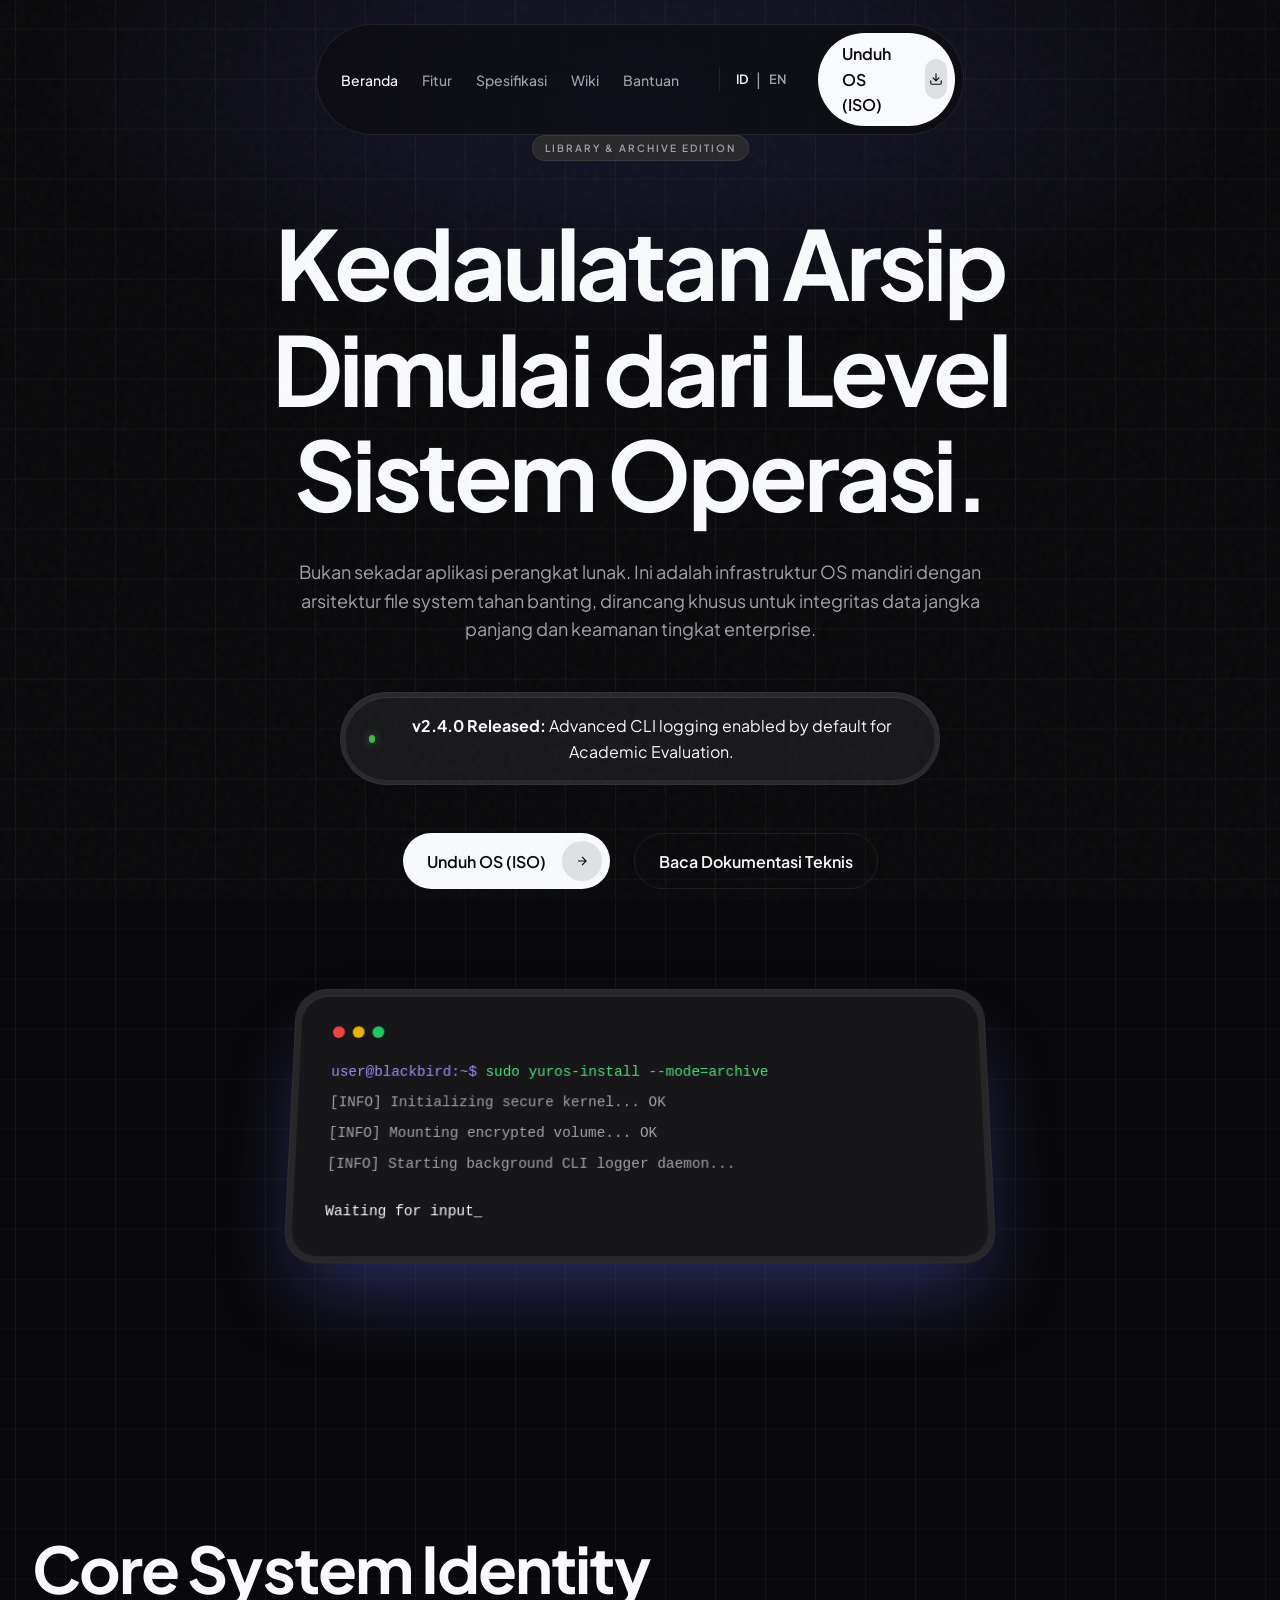
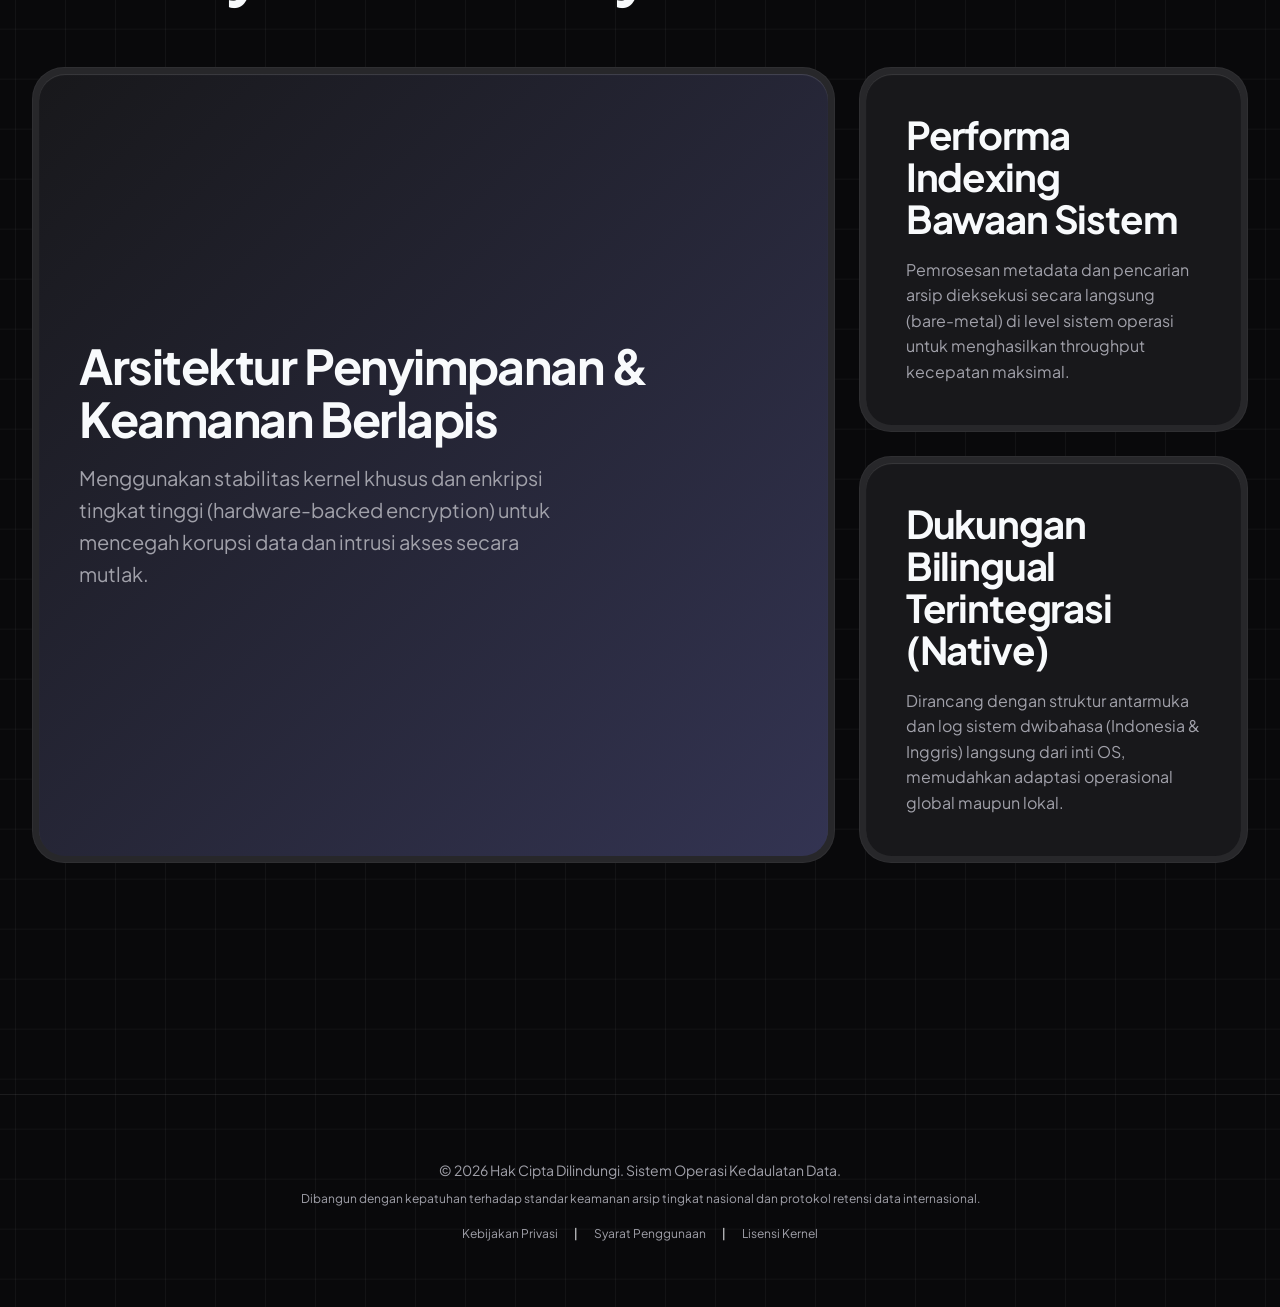
<file: index.html>
<!DOCTYPE html>
<html lang="id">
<head>
  <meta charset="UTF-8">
  <meta name="viewport" content="width=device-width, initial-scale=1.0">
  <title>Yuros Blackbird Project | Home</title>
  <link rel="stylesheet" href="assets/css/style.css">
  <link rel="stylesheet" href="assets/css/home.css">
</head>
<body>
  
  <!-- Navigation Island -->
  <nav class="nav-island">
    <div class="hamburger">
      <span></span><span></span><span></span>
    </div>
    <ul class="nav-links">
      <li><a href="index.html" class="active">Beranda</a></li>
      <li><a href="features.html">Fitur</a></li>
      <li><a href="specs.html">Spesifikasi</a></li>
      <li><a href="docs.html">Wiki</a></li>
      <li><a href="support.html">Bantuan</a></li>
      <li class="lang-switcher">
        <button class="lang-btn active" data-set-lang="id">ID</button>
        <span style="color: var(--text-muted);">|</span>
        <button class="lang-btn" data-set-lang="en">EN</button>
      </li>
    </ul>
    <a href="download.html" class="btn-nested">
      <span class="btn-text" data-i18n="nav-download">Unduh OS (ISO)</span>
      <div class="btn-icon-wrapper">
        <svg width="14" height="14" viewBox="0 0 24 24" fill="none" stroke="currentColor" stroke-width="2" stroke-linecap="round" stroke-linejoin="round">
          <path d="M21 15v4a2 2 0 0 1-2 2H5a2 2 0 0 1-2-2v-4"></path>
          <polyline points="7 10 12 15 17 10"></polyline>
          <line x1="12" y1="15" x2="12" y2="3"></line>
        </svg>
      </div>
    </a>
  </nav>

  <!-- Mobile Overlay -->
  <div class="mobile-nav-overlay">
    <ul class="nav-links">
      <li><a href="index.html">Beranda</a></li>
      <li><a href="features.html">Fitur & Antarmuka</a></li>
      <li><a href="specs.html">Spesifikasi Teknis</a></li>
      <li><a href="docs.html">Dokumentasi</a></li>
      <li><a href="support.html">Komunitas & Bantuan</a></li>
      <li class="lang-switcher-mobile mt-4" style="display:flex; gap: 1rem; align-items:center;">
        <button class="lang-btn active" data-set-lang="id">ID (Bahasa Indonesia)</button>
        <button class="lang-btn" data-set-lang="en">EN (English)</button>
      </li>
    </ul>
  </div>

  <!-- Hero Section -->
  <header class="hero section-spacing container">
    <div class="hero-content fade-up">
      <span class="eyebrow" data-i18n="hero-eyebrow">Library & Archive Edition</span>
      <h1 class="text-massive" data-i18n="hero-title">Kedaulatan Arsip Dimulai dari Level Sistem Operasi.</h1>
      <p class="hero-tagline" data-i18n="hero-subtitle">
        Bukan sekadar aplikasi perangkat lunak. Ini adalah infrastruktur OS mandiri dengan arsitektur file system tahan banting, dirancang khusus untuk integritas data jangka panjang dan keamanan tingkat enterprise.
      </p>
      
      <!-- Notification Bar -->
      <div class="notification-bar doppel-shell fade-up delay-100">
        <div class="doppel-core notification-core">
          <span class="pulse-dot"></span>
          <p><strong data-i18n="hero-alert-bold">v2.4.0 Released:</strong> <span data-i18n="hero-alert-text">Advanced CLI logging enabled by default for Academic Evaluation.</span></p>
        </div>
      </div>

      <div class="hero-actions fade-up delay-200">
        <a href="download.html" class="btn-nested">
          <span class="btn-text" data-i18n="hero-btn-primary">Unduh OS (ISO)</span>
          <div class="btn-icon-wrapper">
            <svg width="14" height="14" viewBox="0 0 24 24" fill="none" stroke="currentColor" stroke-width="2"><path d="M5 12h14M12 5l7 7-7 7"/></svg>
          </div>
        </a>
        <a href="docs.html" class="btn-secondary" data-i18n="hero-btn-secondary">Baca Dokumentasi Teknis</a>
      </div>

      <!-- Abstract Visual Element -->
      <div class="hero-visual fade-up delay-300">
        <div class="terminal-mockup doppel-shell">
          <div class="doppel-core terminal-core">
            <div class="terminal-dots">
              <div class="dot red"></div>
              <div class="dot yellow"></div>
              <div class="dot green"></div>
            </div>
            <p><span class="prompt">user@blackbird:~$</span> sudo yuros-install --mode=archive</p>
            <p class="muted-log">[INFO] Initializing secure kernel... OK</p>
            <p class="muted-log">[INFO] Mounting encrypted volume... OK</p>
            <p class="muted-log">[INFO] Starting background CLI logger daemon...</p>
            <p class="typing-animation">Waiting for input<span class="cursor">_</span></p>
          </div>
        </div>
      </div>
    </div>
  </header>

  <!-- Core Features Bento Grid -->
  <section class="container section-spacing">
    <h2 class="text-h2 fade-up" data-i18n="features-heading">Core System Identity</h2>
    <div class="bento-grid fade-up delay-100">
      
      <!-- Card 1 -->
      <div class="doppel-shell bento-large">
        <div class="doppel-core">
          <h3 class="text-h3" data-i18n="pilar-1-title">Arsitektur Penyimpanan & Keamanan Berlapis</h3>
          <p data-i18n="pilar-1-desc">Menggunakan stabilitas kernel khusus dan enkripsi tingkat tinggi (hardware-backed encryption) untuk mencegah korupsi data dan intrusi akses secara mutlak.</p>
        </div>
      </div>

      <!-- Card 2 -->
      <div class="doppel-shell bento-small">
        <div class="doppel-core">
          <h3 class="text-h3" data-i18n="pilar-2-title">Performa Indexing Bawaan Sistem</h3>
          <p data-i18n="pilar-2-desc">Pemrosesan metadata dan pencarian arsip dieksekusi secara langsung (bare-metal) di level sistem operasi untuk menghasilkan throughput kecepatan maksimal.</p>
        </div>
      </div>

      <!-- Card 3 -->
      <div class="doppel-shell bento-wide">
        <div class="doppel-core">
          <h3 class="text-h3" data-i18n="pilar-3-title">Dukungan Bilingual Terintegrasi (Native)</h3>
          <p data-i18n="pilar-3-desc">Dirancang dengan struktur antarmuka dan log sistem dwibahasa (Indonesia & Inggris) langsung dari inti OS, memudahkan adaptasi operasional global maupun lokal.</p>
        </div>
      </div>

    </div>
  </section>

  <!-- Global Footer -->
  <footer class="global-footer">
    <div class="footer-content">
      <p data-i18n="footer-copyright">&copy; 2026 Hak Cipta Dilindungi. Sistem Operasi Kedaulatan Data.</p>
      <p data-i18n="footer-compliance" style="margin-top: 0.5rem; font-size: 0.75rem;">Dibangun dengan kepatuhan terhadap standar keamanan arsip tingkat nasional dan protokol retensi data internasional.</p>
      <div style="margin-top: 1rem; display: flex; justify-content: center; gap: 1rem; font-size: 0.75rem;">
        <a href="#" style="color: var(--text-muted); text-decoration: none;" data-i18n="footer-link-1">Kebijakan Privasi</a> |
        <a href="#" style="color: var(--text-muted); text-decoration: none;" data-i18n="footer-link-2">Syarat Penggunaan</a> |
        <a href="#" style="color: var(--text-muted); text-decoration: none;" data-i18n="footer-link-3">Lisensi Kernel</a>
      </div>
    </div>
  </footer>

  <script src="assets/js/main.js"></script>
</body>
</html>
</file>
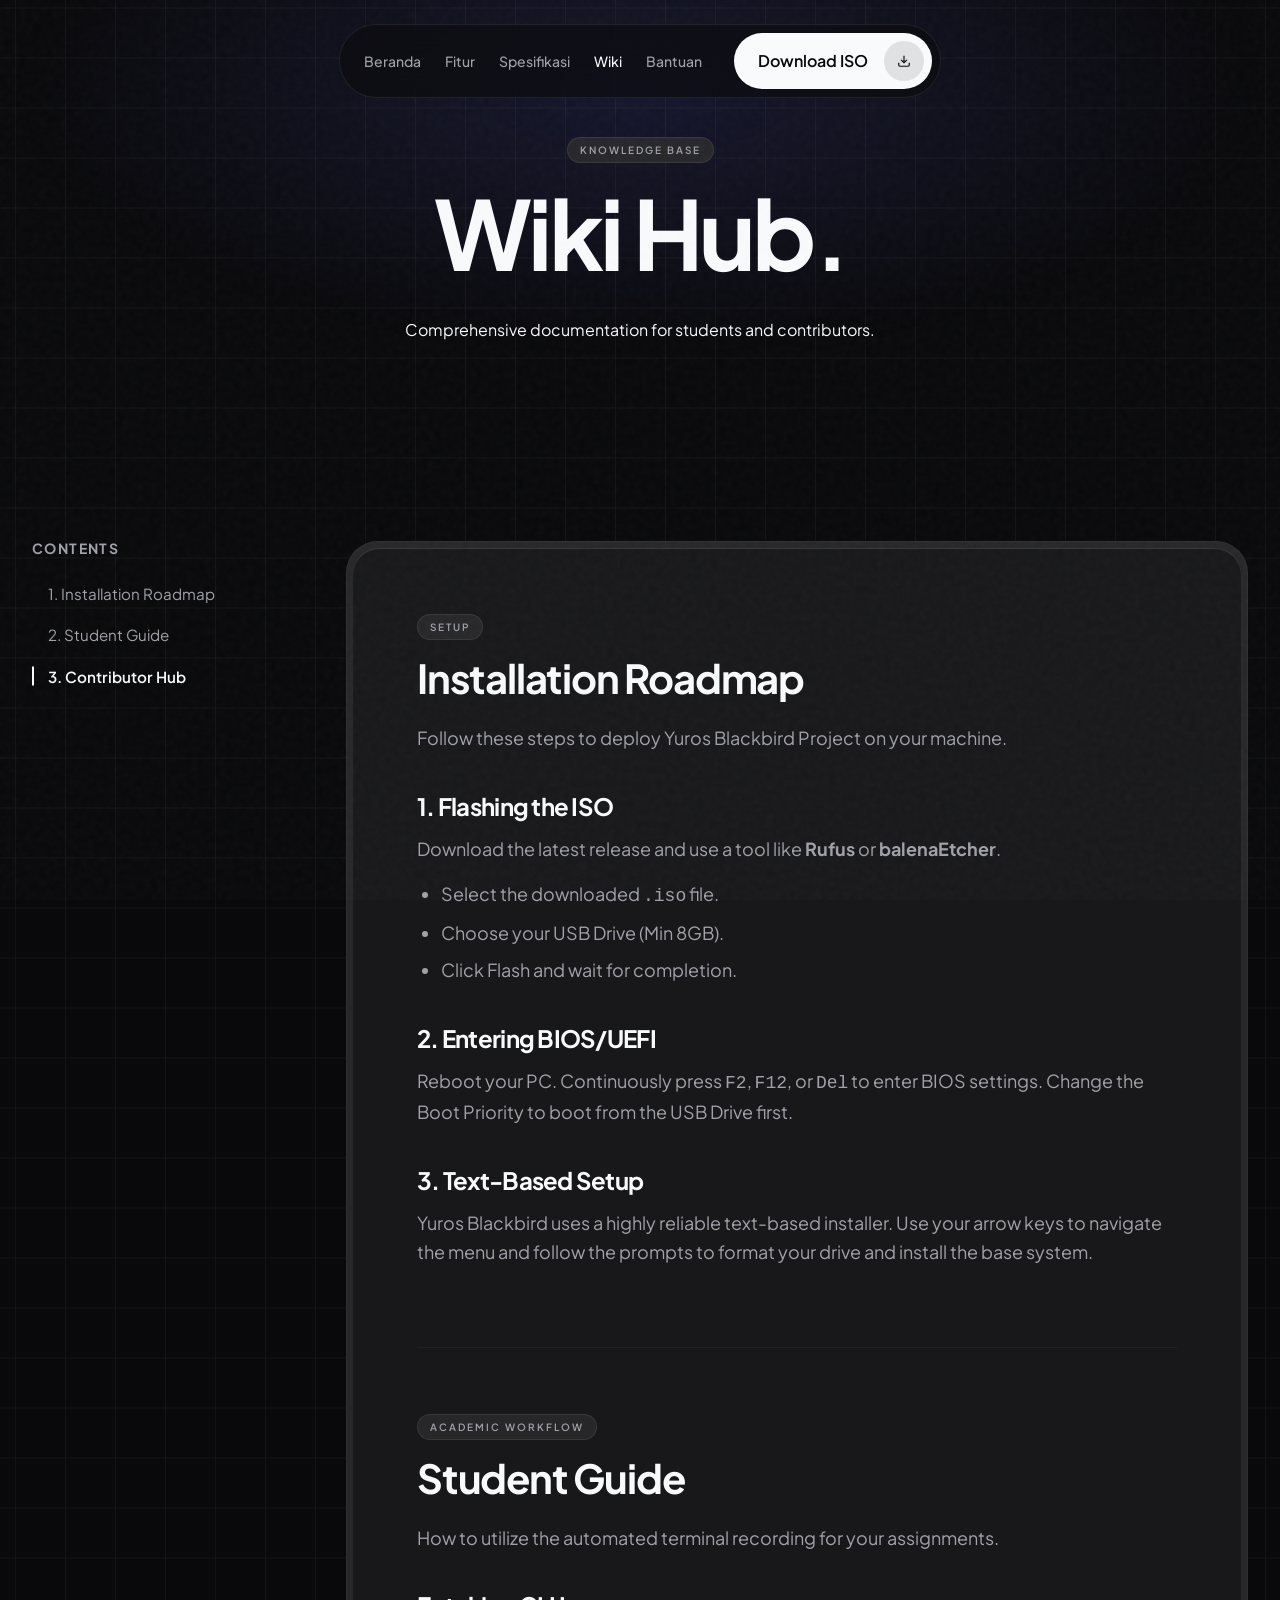
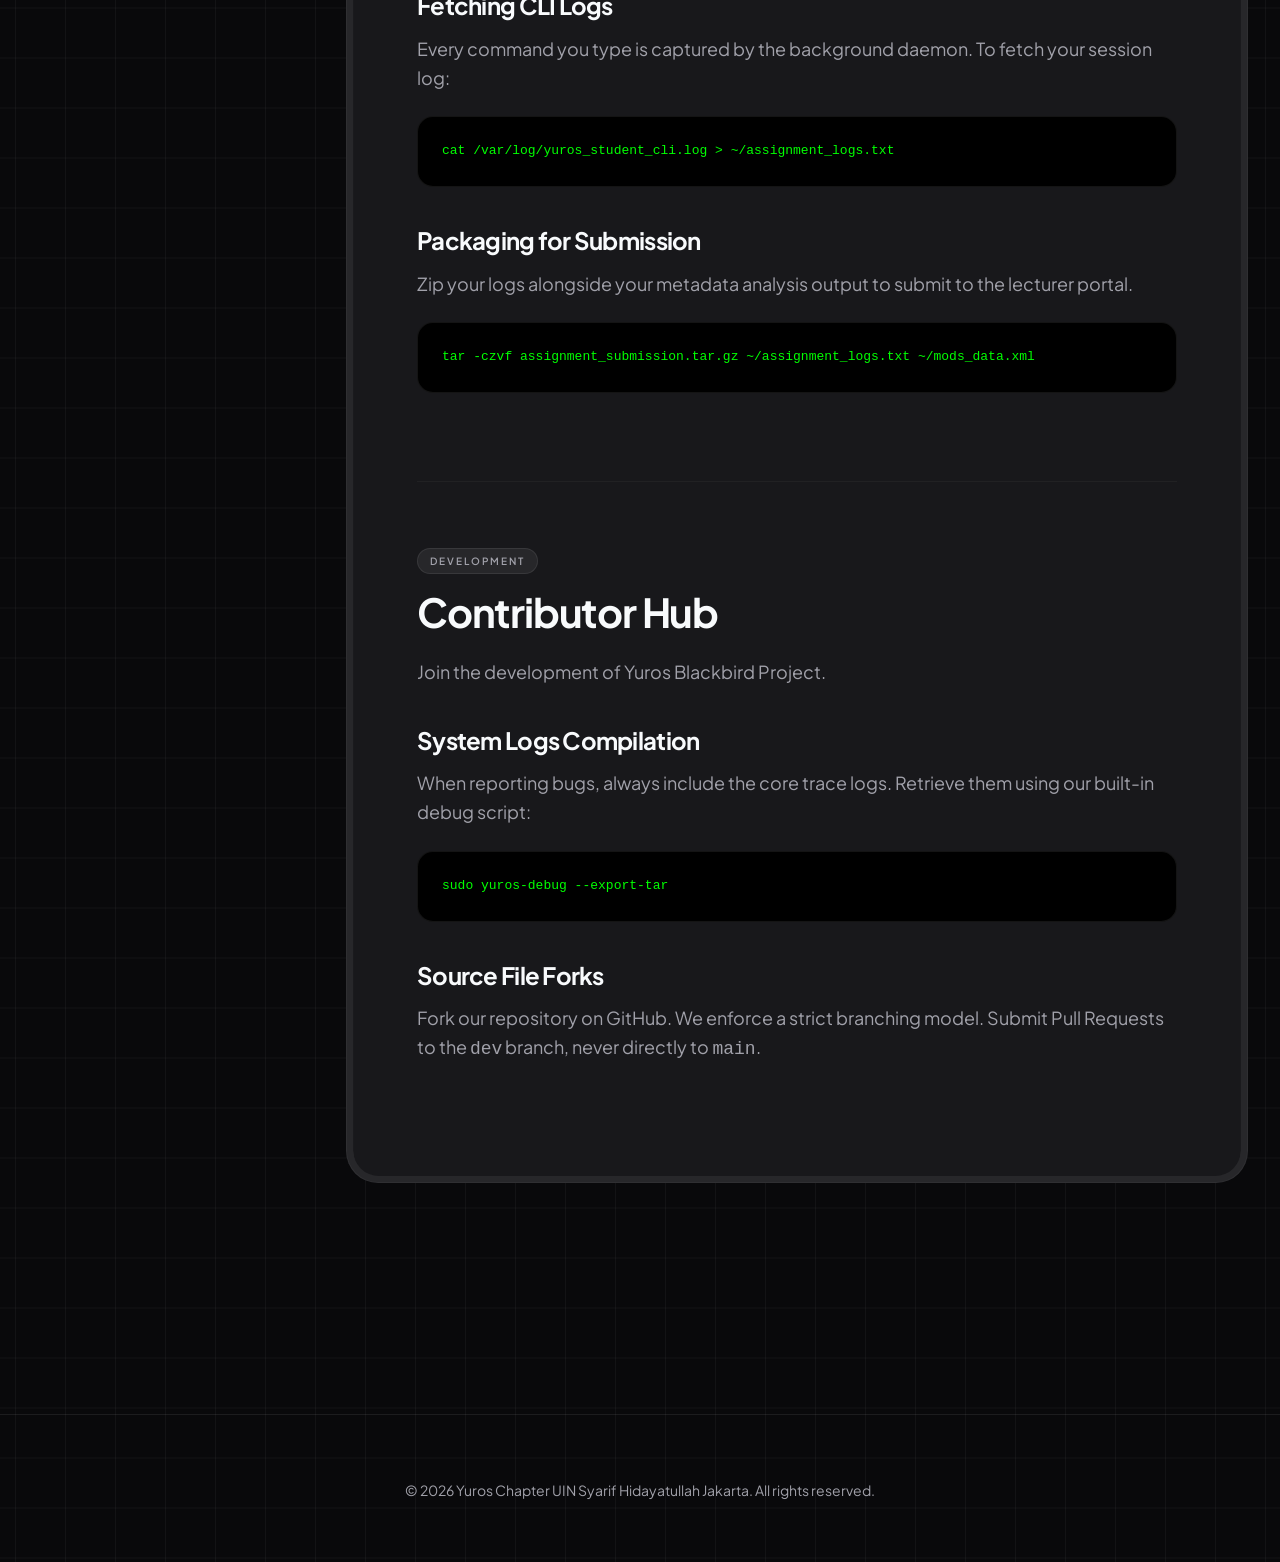
<file: docs.html>
<!DOCTYPE html>
<html lang="en">
<head>
  <meta charset="UTF-8">
  <meta name="viewport" content="width=device-width, initial-scale=1.0">
  <title>Dokumentasi | Yuros Blackbird Project</title>
  <link rel="stylesheet" href="assets/css/style.css">
  <link rel="stylesheet" href="assets/css/docs.css">
</head>
<body>
  
  <nav class="nav-island">
    <div class="hamburger">
      <span></span><span></span><span></span>
    </div>
    <ul class="nav-links">
      <li><a href="index.html">Beranda</a></li>
      <li><a href="features.html">Fitur</a></li>
      <li><a href="specs.html">Spesifikasi</a></li>
      <li><a href="docs.html" class="active">Wiki</a></li>
      <li><a href="support.html">Bantuan</a></li>
    </ul>
    <a href="download.html" class="btn-nested">
      <span class="btn-text">Download ISO</span>
      <div class="btn-icon-wrapper">
        <svg width="14" height="14" viewBox="0 0 24 24" fill="none" stroke="currentColor" stroke-width="2"><path d="M21 15v4a2 2 0 0 1-2 2H5a2 2 0 0 1-2-2v-4"></path><polyline points="7 10 12 15 17 10"></polyline><line x1="12" y1="15" x2="12" y2="3"></line></svg>
      </div>
    </a>
  </nav>

  <div class="mobile-nav-overlay">
    <ul class="nav-links">
      <li><a href="index.html">Beranda</a></li>
      <li><a href="features.html">Fitur & Antarmuka</a></li>
      <li><a href="specs.html">Spesifikasi Teknis</a></li>
      <li><a href="docs.html">Dokumentasi</a></li>
      <li><a href="support.html">Komunitas & Bantuan</a></li>
    </ul>
  </div>

  <header class="container section-spacing text-center pb-0">
    <div class="fade-up">
      <span class="eyebrow">Knowledge Base</span>
      <h1 class="text-massive">Wiki Hub.</h1>
      <p class="hero-tagline" style="margin: 2rem auto 0 auto;">Comprehensive documentation for students and contributors.</p>
    </div>
  </header>

  <section class="container section-spacing wiki-layout fade-up delay-100">
    
    <!-- Sidebar Navigation -->
    <aside class="wiki-sidebar">
      <div class="sidebar-sticky">
        <h4 class="sidebar-title">Contents</h4>
        <ul class="sidebar-nav">
          <li><a href="#install" class="sidebar-link active">1. Installation Roadmap</a></li>
          <li><a href="#student" class="sidebar-link">2. Student Guide</a></li>
          <li><a href="#contributor" class="sidebar-link">3. Contributor Hub</a></li>
        </ul>
      </div>
    </aside>

    <!-- Main Content Area -->
    <main class="wiki-content doppel-shell">
      <div class="doppel-core content-core">
        
        <!-- Section: Installation Roadmap -->
        <article id="install" class="wiki-section">
          <span class="eyebrow">Setup</span>
          <h2>Installation Roadmap</h2>
          <p>Follow these steps to deploy Yuros Blackbird Project on your machine.</p>
          
          <h3>1. Flashing the ISO</h3>
          <p>Download the latest release and use a tool like <strong>Rufus</strong> or <strong>balenaEtcher</strong>.</p>
          <ul class="wiki-list">
            <li>Select the downloaded <code>.iso</code> file.</li>
            <li>Choose your USB Drive (Min 8GB).</li>
            <li>Click Flash and wait for completion.</li>
          </ul>

          <h3>2. Entering BIOS/UEFI</h3>
          <p>Reboot your PC. Continuously press <code>F2</code>, <code>F12</code>, or <code>Del</code> to enter BIOS settings. Change the Boot Priority to boot from the USB Drive first.</p>

          <h3>3. Text-Based Setup</h3>
          <p>Yuros Blackbird uses a highly reliable text-based installer. Use your arrow keys to navigate the menu and follow the prompts to format your drive and install the base system.</p>
        </article>

        <hr class="wiki-divider">

        <!-- Section: Student Guide -->
        <article id="student" class="wiki-section">
          <span class="eyebrow">Academic Workflow</span>
          <h2>Student Guide</h2>
          <p>How to utilize the automated terminal recording for your assignments.</p>

          <h3>Fetching CLI Logs</h3>
          <p>Every command you type is captured by the background daemon. To fetch your session log:</p>
          <div class="code-block">
            <code>cat /var/log/yuros_student_cli.log > ~/assignment_logs.txt</code>
          </div>

          <h3>Packaging for Submission</h3>
          <p>Zip your logs alongside your metadata analysis output to submit to the lecturer portal.</p>
          <div class="code-block">
            <code>tar -czvf assignment_submission.tar.gz ~/assignment_logs.txt ~/mods_data.xml</code>
          </div>
        </article>

        <hr class="wiki-divider">

        <!-- Section: Contributor Hub -->
        <article id="contributor" class="wiki-section">
          <span class="eyebrow">Development</span>
          <h2>Contributor Hub</h2>
          <p>Join the development of Yuros Blackbird Project.</p>

          <h3>System Logs Compilation</h3>
          <p>When reporting bugs, always include the core trace logs. Retrieve them using our built-in debug script:</p>
          <div class="code-block">
            <code>sudo yuros-debug --export-tar</code>
          </div>

          <h3>Source File Forks</h3>
          <p>Fork our repository on GitHub. We enforce a strict branching model. Submit Pull Requests to the <code>dev</code> branch, never directly to <code>main</code>.</p>
        </article>

      </div>
    </main>

  </section>

  <footer class="global-footer">
    <div class="footer-content">
      <p>&copy; 2026 Yuros Chapter UIN Syarif Hidayatullah Jakarta. All rights reserved.</p>
    </div>
  </footer>

  <script src="assets/js/main.js"></script>
  <script src="assets/js/docs.js"></script>
</body>
</html>
</file>
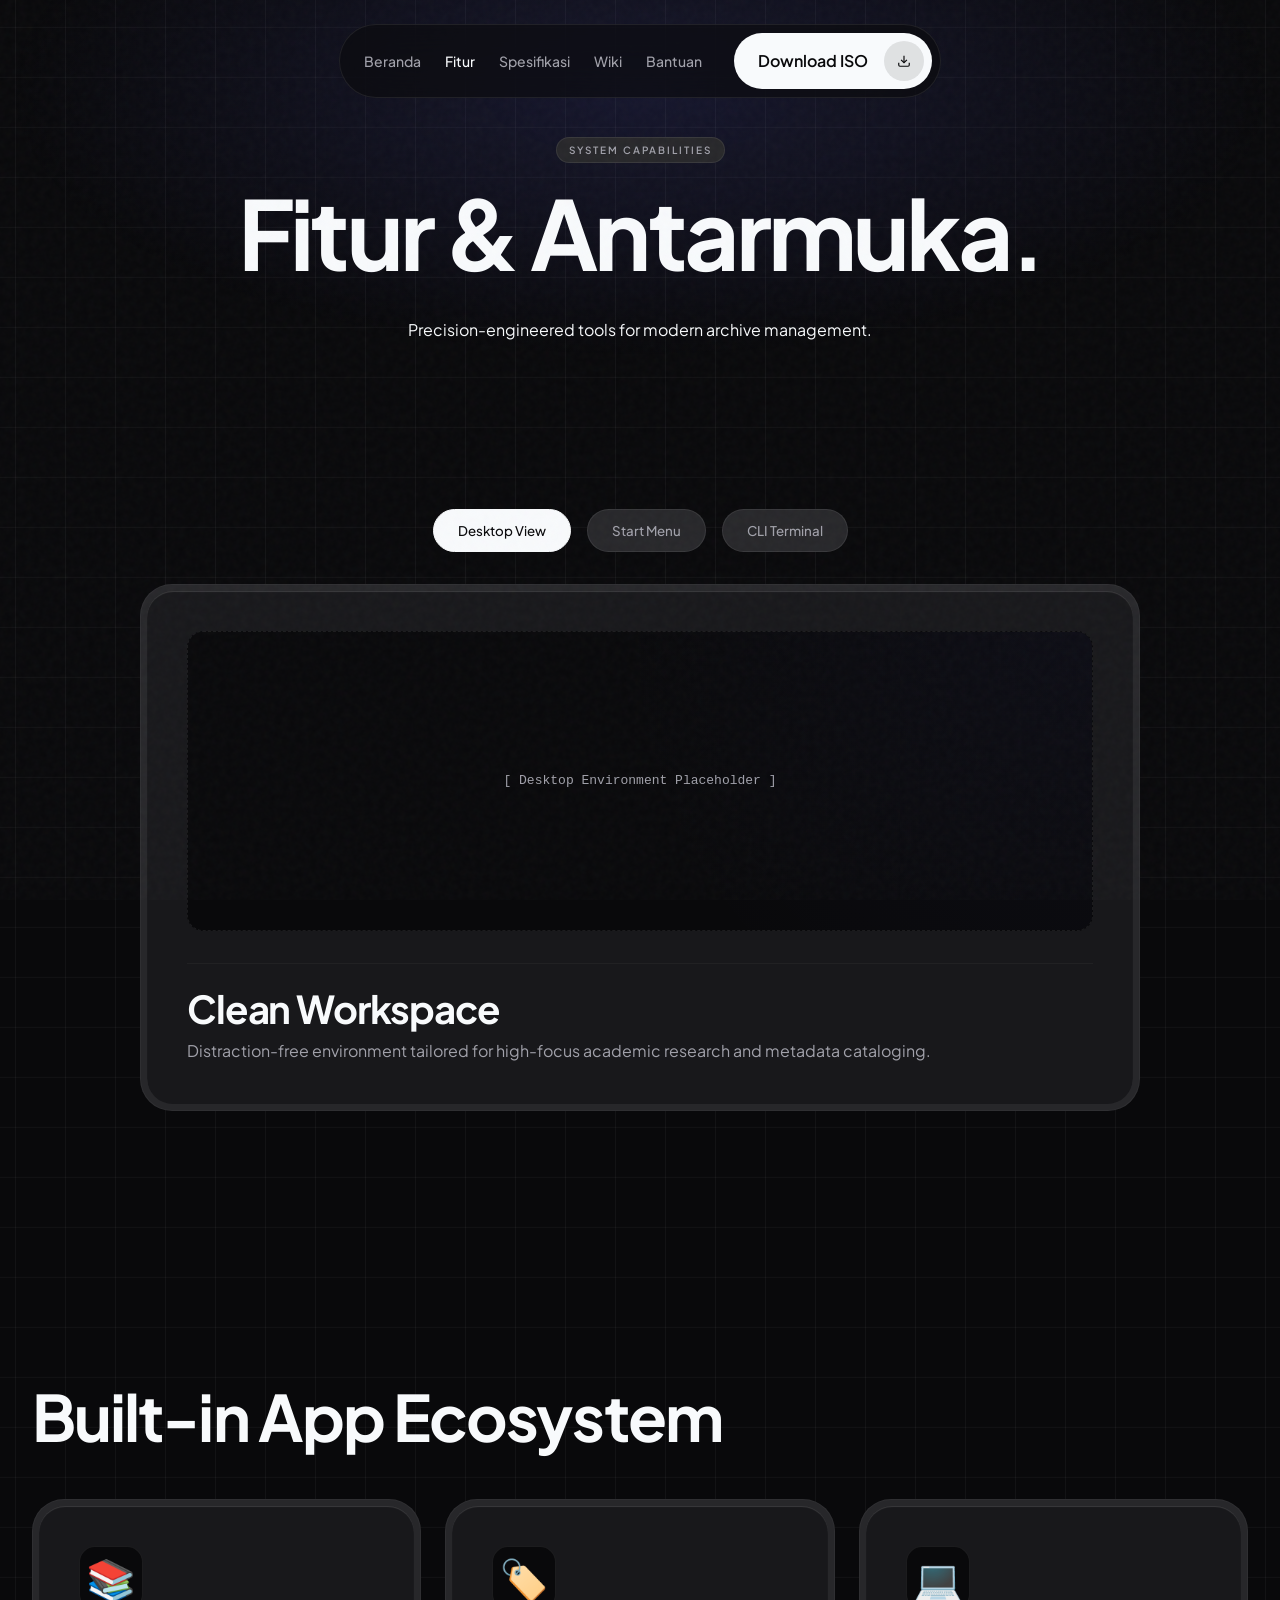
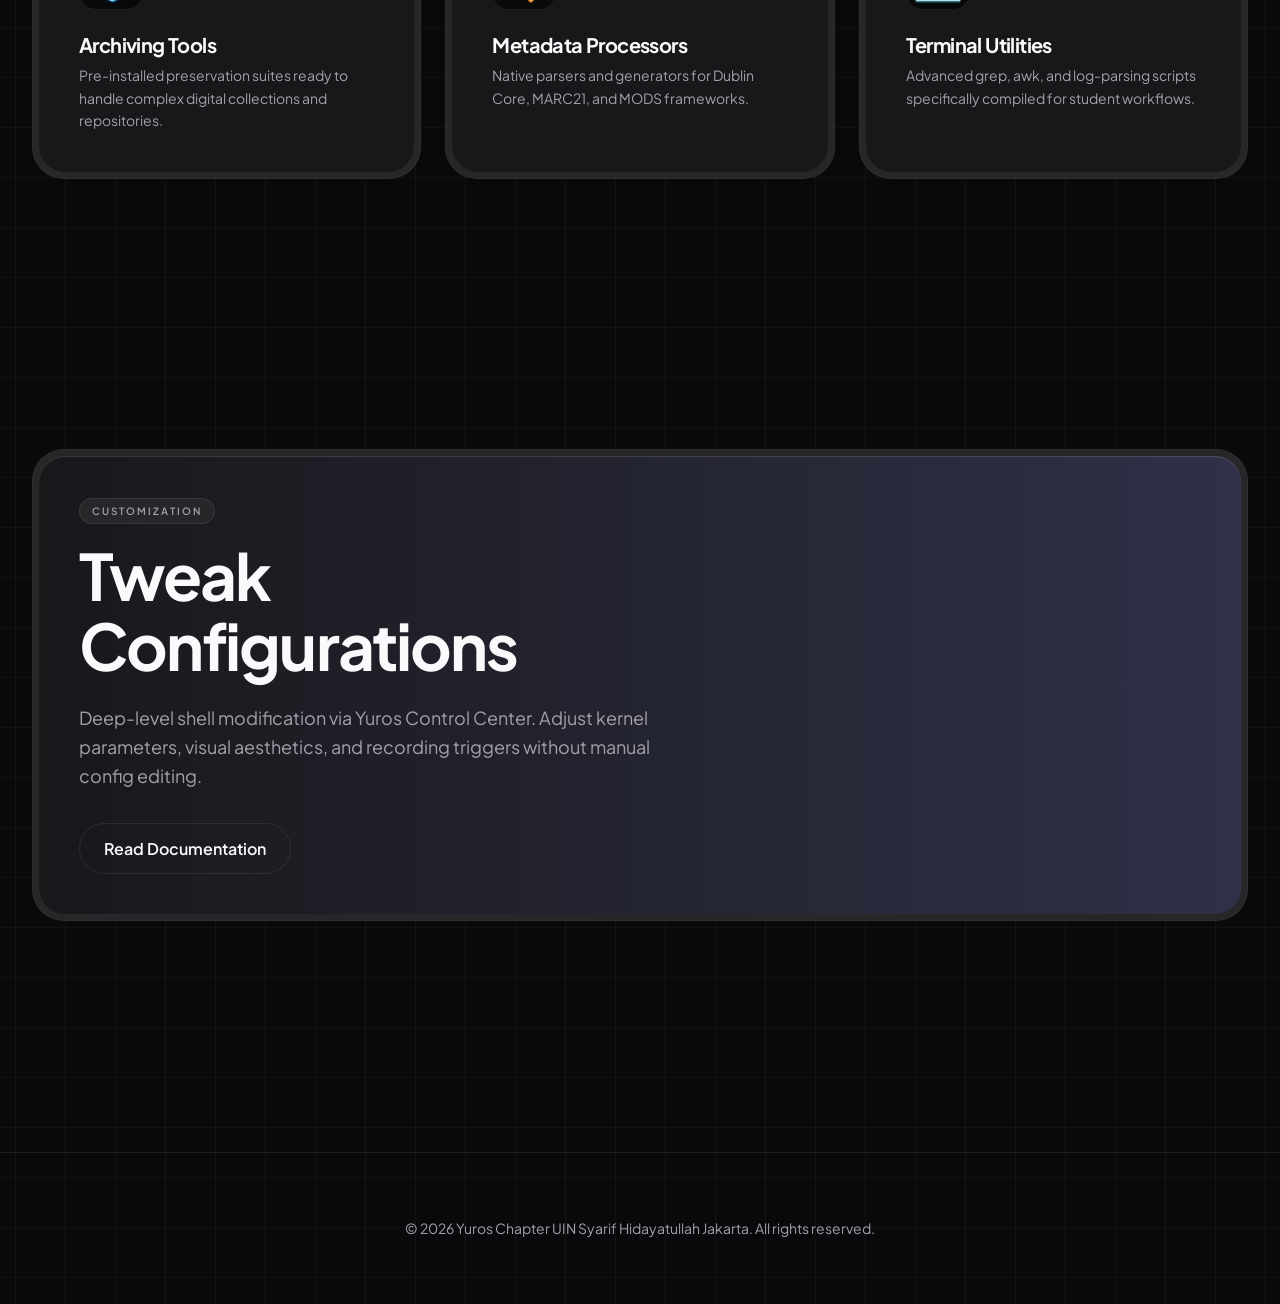
<file: features.html>
<!DOCTYPE html>
<html lang="en">
<head>
  <meta charset="UTF-8">
  <meta name="viewport" content="width=device-width, initial-scale=1.0">
  <title>Fitur & Antarmuka | Yuros Blackbird Project</title>
  <link rel="stylesheet" href="assets/css/style.css">
  <link rel="stylesheet" href="assets/css/features.css">
</head>
<body>
  
  <nav class="nav-island">
    <div class="hamburger">
      <span></span><span></span><span></span>
    </div>
    <ul class="nav-links">
      <li><a href="index.html">Beranda</a></li>
      <li><a href="features.html" class="active">Fitur</a></li>
      <li><a href="specs.html">Spesifikasi</a></li>
      <li><a href="docs.html">Wiki</a></li>
      <li><a href="support.html">Bantuan</a></li>
    </ul>
    <a href="download.html" class="btn-nested">
      <span class="btn-text">Download ISO</span>
      <div class="btn-icon-wrapper">
        <svg width="14" height="14" viewBox="0 0 24 24" fill="none" stroke="currentColor" stroke-width="2"><path d="M21 15v4a2 2 0 0 1-2 2H5a2 2 0 0 1-2-2v-4"></path><polyline points="7 10 12 15 17 10"></polyline><line x1="12" y1="15" x2="12" y2="3"></line></svg>
      </div>
    </a>
  </nav>

  <div class="mobile-nav-overlay">
    <ul class="nav-links">
      <li><a href="index.html">Beranda</a></li>
      <li><a href="features.html">Fitur & Antarmuka</a></li>
      <li><a href="specs.html">Spesifikasi Teknis</a></li>
      <li><a href="docs.html">Dokumentasi</a></li>
      <li><a href="support.html">Komunitas & Bantuan</a></li>
    </ul>
  </div>

  <header class="container section-spacing">
    <div class="text-center fade-up">
      <span class="eyebrow">System Capabilities</span>
      <h1 class="text-massive">Fitur & Antarmuka.</h1>
      <p class="hero-tagline" style="margin: 2rem auto;">Precision-engineered tools for modern archive management.</p>
    </div>
  </header>

  <!-- Active Preview Gallery -->
  <section class="container section-spacing pt-0">
    <div class="gallery-wrapper fade-up delay-100">
      
      <div class="gallery-controls">
        <button class="gallery-tab active" data-target="desktop">Desktop View</button>
        <button class="gallery-tab" data-target="startmenu">Start Menu</button>
        <button class="gallery-tab" data-target="terminal">CLI Terminal</button>
      </div>

      <div class="doppel-shell gallery-display">
        <div class="doppel-core">
          
          <div class="gallery-panel active" id="desktop">
            <div class="placeholder-img">
              <span>[ Desktop Environment Placeholder ]</span>
            </div>
            <div class="panel-desc">
              <h3 class="text-h3">Clean Workspace</h3>
              <p>Distraction-free environment tailored for high-focus academic research and metadata cataloging.</p>
            </div>
          </div>

          <div class="gallery-panel" id="startmenu">
            <div class="placeholder-img">
              <span>[ Start Menu Placeholder ]</span>
            </div>
            <div class="panel-desc">
              <h3 class="text-h3">Categorized Navigation</h3>
              <p>Applications logically grouped by library sciences disciplines (Cataloging, Preservation, Analysis).</p>
            </div>
          </div>

          <div class="gallery-panel" id="terminal">
            <div class="placeholder-img terminal-style">
              <span>user@blackbird:~$ tail -f /var/log/syslog</span>
            </div>
            <div class="panel-desc">
              <h3 class="text-h3">Automated Evaluator CLI</h3>
              <p>Background daemon silently capturing standard I/O for grading evaluation.</p>
            </div>
          </div>

        </div>
      </div>
    </div>
  </section>

  <!-- Built-in App Showcases -->
  <section class="container section-spacing">
    <h2 class="text-h2 fade-up">Built-in App Ecosystem</h2>
    <div class="app-grid fade-up delay-100">
      
      <div class="doppel-shell app-card">
        <div class="doppel-core">
          <div class="app-icon">📚</div>
          <h4>Archiving Tools</h4>
          <p>Pre-installed preservation suites ready to handle complex digital collections and repositories.</p>
        </div>
      </div>

      <div class="doppel-shell app-card">
        <div class="doppel-core">
          <div class="app-icon">🏷️</div>
          <h4>Metadata Processors</h4>
          <p>Native parsers and generators for Dublin Core, MARC21, and MODS frameworks.</p>
        </div>
      </div>

      <div class="doppel-shell app-card">
        <div class="doppel-core">
          <div class="app-icon">💻</div>
          <h4>Terminal Utilities</h4>
          <p>Advanced grep, awk, and log-parsing scripts specifically compiled for student workflows.</p>
        </div>
      </div>

    </div>
  </section>

  <!-- Tweak Configurations -->
  <section class="container section-spacing">
    <div class="doppel-shell tweak-section fade-up">
      <div class="doppel-core">
        <div class="tweak-content">
          <span class="eyebrow">Customization</span>
          <h2 class="text-h2">Tweak Configurations</h2>
          <p>Deep-level shell modification via Yuros Control Center. Adjust kernel parameters, visual aesthetics, and recording triggers without manual config editing.</p>
          <a href="docs.html" class="btn-secondary mt-4">Read Documentation</a>
        </div>
      </div>
    </div>
  </section>

  <footer class="global-footer">
    <div class="footer-content">
      <p>&copy; 2026 Yuros Chapter UIN Syarif Hidayatullah Jakarta. All rights reserved.</p>
    </div>
  </footer>

  <script src="assets/js/main.js"></script>
  <script src="assets/js/gallery.js"></script>
</body>
</html>
</file>
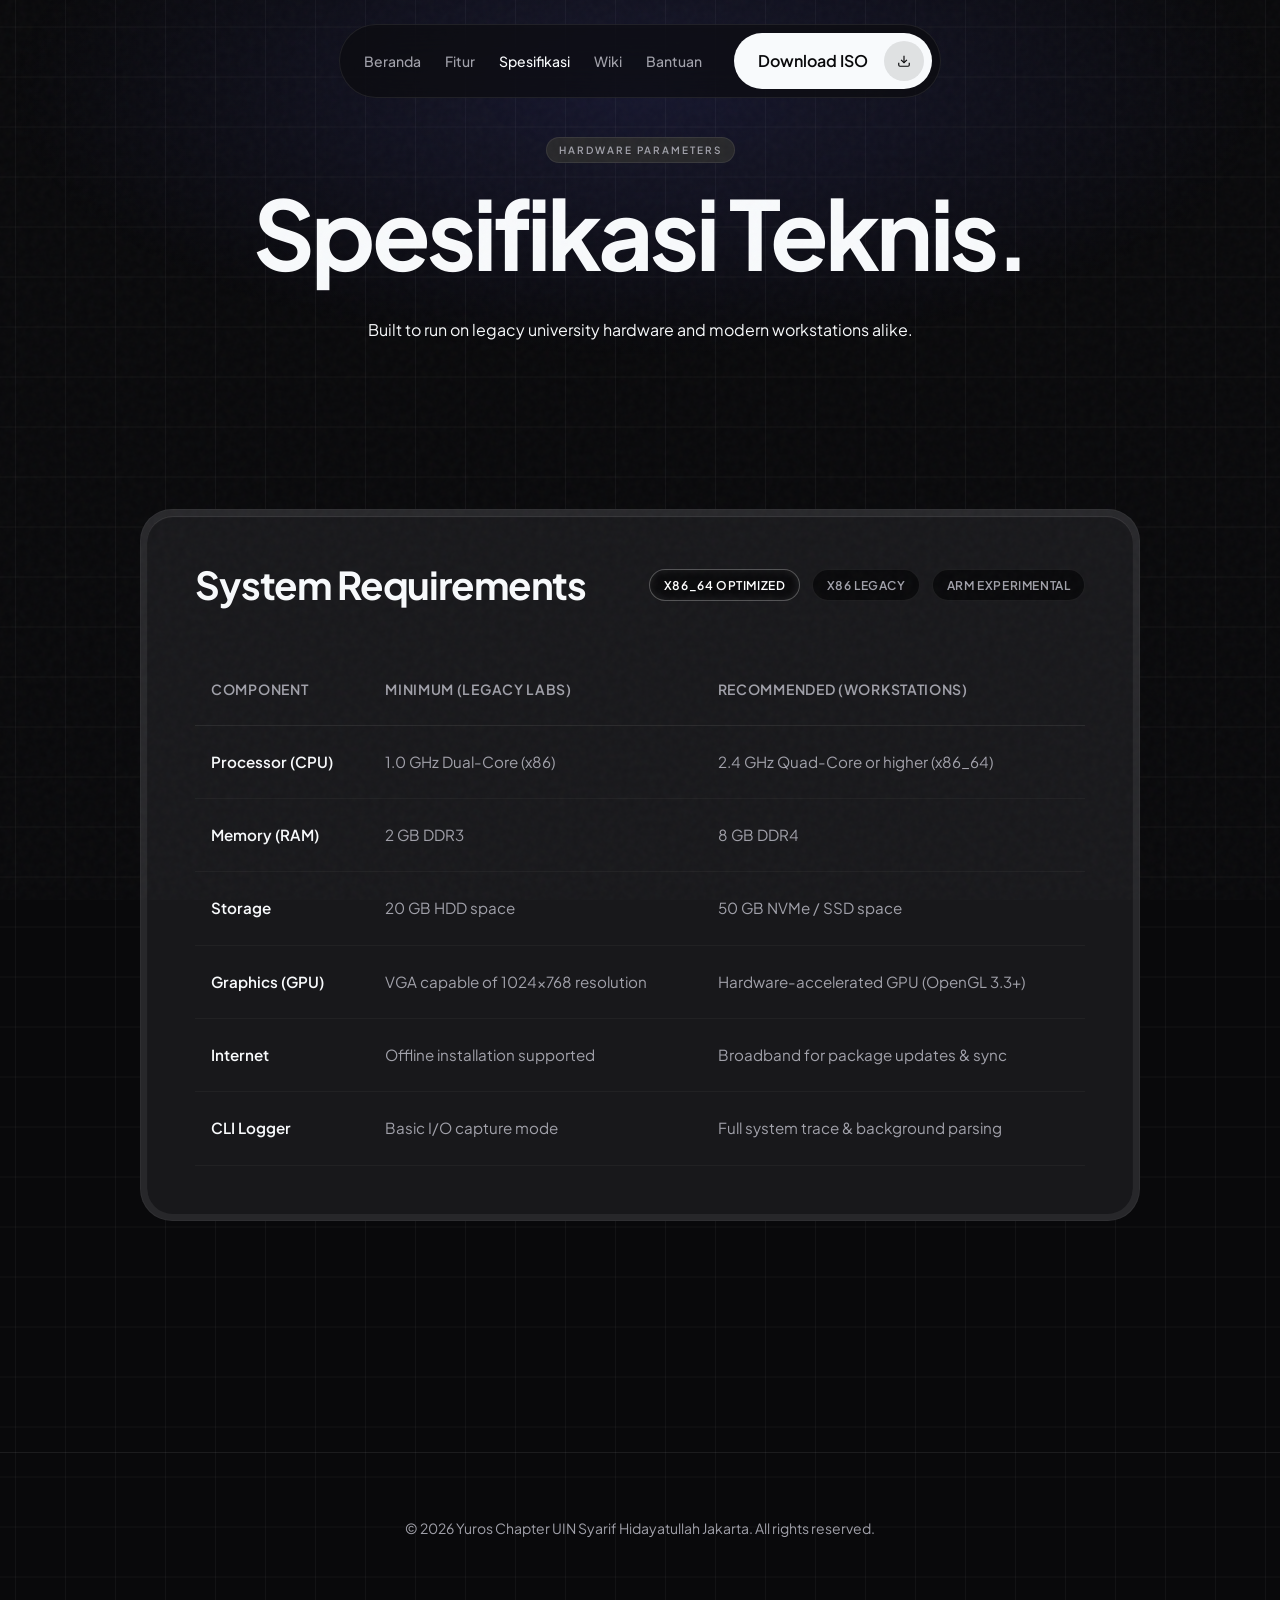
<file: specs.html>
<!DOCTYPE html>
<html lang="en">
<head>
  <meta charset="UTF-8">
  <meta name="viewport" content="width=device-width, initial-scale=1.0">
  <title>Spesifikasi Teknis | Yuros Blackbird Project</title>
  <link rel="stylesheet" href="assets/css/style.css">
  <link rel="stylesheet" href="assets/css/specs.css">
</head>
<body>
  
  <nav class="nav-island">
    <div class="hamburger">
      <span></span><span></span><span></span>
    </div>
    <ul class="nav-links">
      <li><a href="index.html">Beranda</a></li>
      <li><a href="features.html">Fitur</a></li>
      <li><a href="specs.html" class="active">Spesifikasi</a></li>
      <li><a href="docs.html">Wiki</a></li>
      <li><a href="support.html">Bantuan</a></li>
    </ul>
    <a href="download.html" class="btn-nested">
      <span class="btn-text">Download ISO</span>
      <div class="btn-icon-wrapper">
        <svg width="14" height="14" viewBox="0 0 24 24" fill="none" stroke="currentColor" stroke-width="2"><path d="M21 15v4a2 2 0 0 1-2 2H5a2 2 0 0 1-2-2v-4"></path><polyline points="7 10 12 15 17 10"></polyline><line x1="12" y1="15" x2="12" y2="3"></line></svg>
      </div>
    </a>
  </nav>

  <div class="mobile-nav-overlay">
    <ul class="nav-links">
      <li><a href="index.html">Beranda</a></li>
      <li><a href="features.html">Fitur & Antarmuka</a></li>
      <li><a href="specs.html">Spesifikasi Teknis</a></li>
      <li><a href="docs.html">Dokumentasi</a></li>
      <li><a href="support.html">Komunitas & Bantuan</a></li>
    </ul>
  </div>

  <header class="container section-spacing text-center">
    <div class="fade-up">
      <span class="eyebrow">Hardware Parameters</span>
      <h1 class="text-massive">Spesifikasi Teknis.</h1>
      <p class="hero-tagline" style="margin: 2rem auto;">Built to run on legacy university hardware and modern workstations alike.</p>
    </div>
  </header>

  <!-- Architecture Badges & Matrix -->
  <section class="container section-spacing pt-0">
    <div class="doppel-shell matrix-container fade-up delay-100">
      <div class="doppel-core matrix-core">
        
        <div class="matrix-header">
          <h2 class="text-h3">System Requirements</h2>
          <div class="arch-badges">
            <span class="badge arch-x86_64">x86_64 Optimized</span>
            <span class="badge arch-x86">x86 Legacy</span>
            <span class="badge arch-arm">ARM Experimental</span>
          </div>
        </div>

        <div class="table-responsive">
          <table class="specs-table">
            <thead>
              <tr>
                <th>Component</th>
                <th>Minimum (Legacy Labs)</th>
                <th>Recommended (Workstations)</th>
              </tr>
            </thead>
            <tbody>
              <tr>
                <td>Processor (CPU)</td>
                <td>1.0 GHz Dual-Core (x86)</td>
                <td>2.4 GHz Quad-Core or higher (x86_64)</td>
              </tr>
              <tr>
                <td>Memory (RAM)</td>
                <td>2 GB DDR3</td>
                <td>8 GB DDR4</td>
              </tr>
              <tr>
                <td>Storage</td>
                <td>20 GB HDD space</td>
                <td>50 GB NVMe / SSD space</td>
              </tr>
              <tr>
                <td>Graphics (GPU)</td>
                <td>VGA capable of 1024x768 resolution</td>
                <td>Hardware-accelerated GPU (OpenGL 3.3+)</td>
              </tr>
              <tr>
                <td>Internet</td>
                <td>Offline installation supported</td>
                <td>Broadband for package updates & sync</td>
              </tr>
              <tr>
                <td>CLI Logger</td>
                <td>Basic I/O capture mode</td>
                <td>Full system trace & background parsing</td>
              </tr>
            </tbody>
          </table>
        </div>

      </div>
    </div>
  </section>

  <footer class="global-footer">
    <div class="footer-content">
      <p>&copy; 2026 Yuros Chapter UIN Syarif Hidayatullah Jakarta. All rights reserved.</p>
    </div>
  </footer>

  <script src="assets/js/main.js"></script>
</body>
</html>
</file>
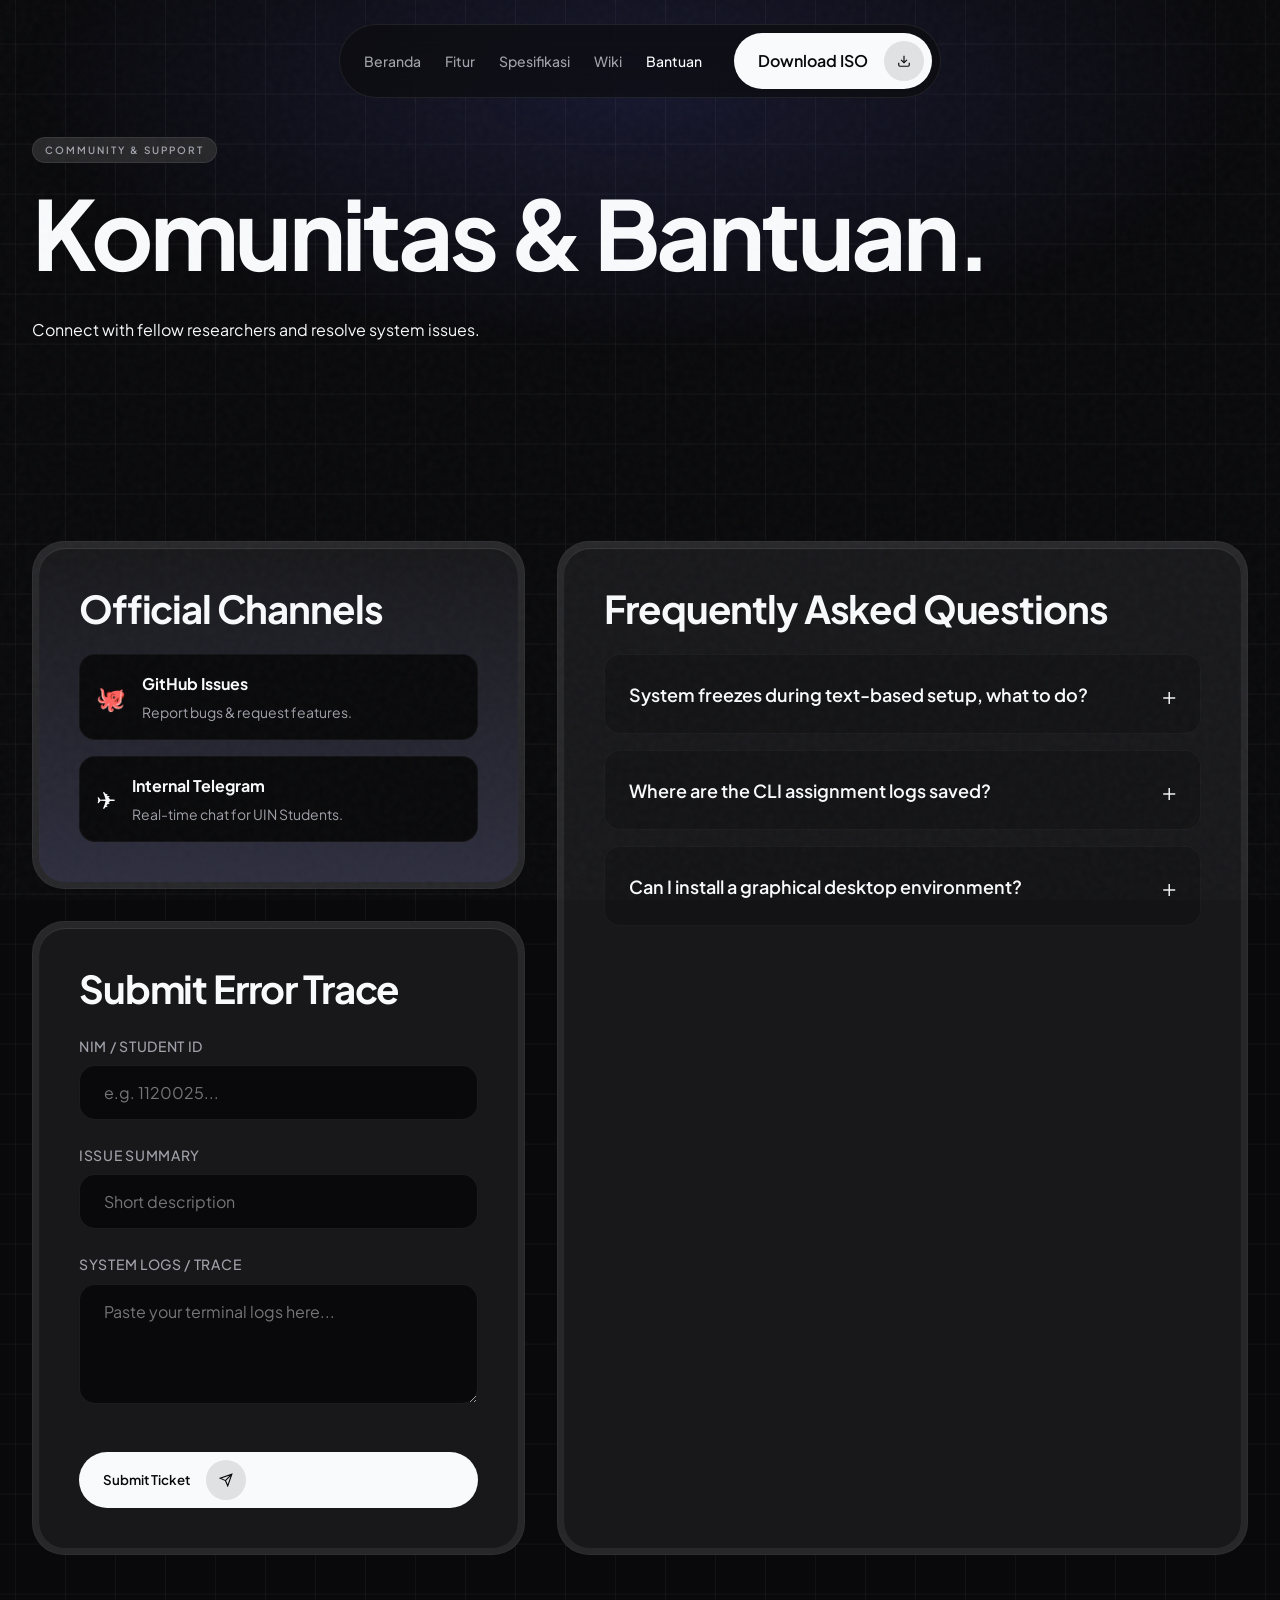
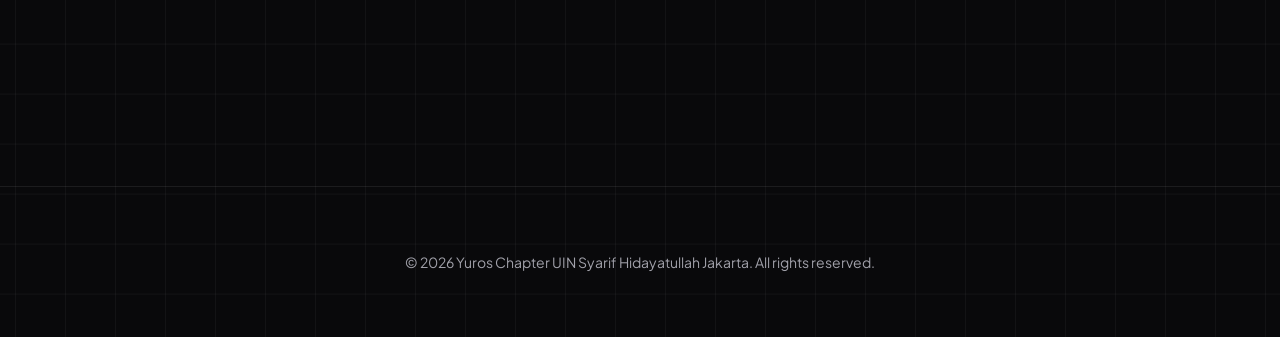
<file: support.html>
<!DOCTYPE html>
<html lang="en">
<head>
  <meta charset="UTF-8">
  <meta name="viewport" content="width=device-width, initial-scale=1.0">
  <title>Komunitas & Bantuan | Yuros Blackbird Project</title>
  <link rel="stylesheet" href="assets/css/style.css">
  <link rel="stylesheet" href="assets/css/support.css">
</head>
<body>
  
  <nav class="nav-island">
    <div class="hamburger">
      <span></span><span></span><span></span>
    </div>
    <ul class="nav-links">
      <li><a href="index.html">Beranda</a></li>
      <li><a href="features.html">Fitur</a></li>
      <li><a href="specs.html">Spesifikasi</a></li>
      <li><a href="docs.html">Wiki</a></li>
      <li><a href="support.html" class="active">Bantuan</a></li>
    </ul>
    <a href="download.html" class="btn-nested">
      <span class="btn-text">Download ISO</span>
      <div class="btn-icon-wrapper">
        <svg width="14" height="14" viewBox="0 0 24 24" fill="none" stroke="currentColor" stroke-width="2"><path d="M21 15v4a2 2 0 0 1-2 2H5a2 2 0 0 1-2-2v-4"></path><polyline points="7 10 12 15 17 10"></polyline><line x1="12" y1="15" x2="12" y2="3"></line></svg>
      </div>
    </a>
  </nav>

  <div class="mobile-nav-overlay">
    <ul class="nav-links">
      <li><a href="index.html">Beranda</a></li>
      <li><a href="features.html">Fitur & Antarmuka</a></li>
      <li><a href="specs.html">Spesifikasi Teknis</a></li>
      <li><a href="docs.html">Dokumentasi</a></li>
      <li><a href="support.html">Komunitas & Bantuan</a></li>
    </ul>
  </div>

  <header class="container section-spacing text-center pb-0">
    <div class="fade-up">
      <span class="eyebrow">Community & Support</span>
      <h1 class="text-massive">Komunitas & Bantuan.</h1>
      <p class="hero-tagline" style="margin: 2rem auto 0 auto;">Connect with fellow researchers and resolve system issues.</p>
    </div>
  </header>

  <section class="container section-spacing support-grid fade-up delay-100">
    
    <!-- Left Column: Channels & Form -->
    <div class="support-col-left">
      
      <!-- Channel Directory -->
      <div class="doppel-shell mb-8">
        <div class="doppel-core channel-core">
          <h3 class="text-h3 mb-4">Official Channels</h3>
          <div class="channel-list">
            <a href="#" class="channel-link">
              <span class="channel-icon">🐙</span>
              <div>
                <strong>GitHub Issues</strong>
                <p>Report bugs & request features.</p>
              </div>
            </a>
            <a href="#" class="channel-link">
              <span class="channel-icon">✈️</span>
              <div>
                <strong>Internal Telegram</strong>
                <p>Real-time chat for UIN Students.</p>
              </div>
            </a>
          </div>
        </div>
      </div>

      <!-- Native Ticketing Form -->
      <div class="doppel-shell">
        <div class="doppel-core">
          <h3 class="text-h3 mb-4">Submit Error Trace</h3>
          <form action="#" class="ticket-form" onsubmit="event.preventDefault();">
            <div class="form-group">
              <label for="studentId">NIM / Student ID</label>
              <input type="text" id="studentId" class="native-input" placeholder="e.g. 1120025..." required>
            </div>
            <div class="form-group">
              <label for="bugTitle">Issue Summary</label>
              <input type="text" id="bugTitle" class="native-input" placeholder="Short description" required>
            </div>
            <div class="form-group">
              <label for="bugLogs">System Logs / Trace</label>
              <textarea id="bugLogs" class="native-textarea" rows="4" placeholder="Paste your terminal logs here..." required></textarea>
            </div>
            <button type="submit" class="btn-nested mt-4">
              <span class="btn-text">Submit Ticket</span>
              <div class="btn-icon-wrapper">
                <svg width="14" height="14" viewBox="0 0 24 24" fill="none" stroke="currentColor" stroke-width="2"><path d="M22 2L11 13M22 2l-7 20-4-9-9-4 20-7z"/></svg>
              </div>
            </button>
          </form>
        </div>
      </div>

    </div>

    <!-- Right Column: FAQs -->
    <div class="support-col-right">
      <div class="doppel-shell h-full">
        <div class="doppel-core">
          <h3 class="text-h3 mb-4">Frequently Asked Questions</h3>
          
          <div class="accordion">
            
            <div class="accordion-item">
              <button class="accordion-header">
                System freezes during text-based setup, what to do?
                <span class="accordion-icon">+</span>
              </button>
              <div class="accordion-content">
                <p>If the installer hangs, it may be a kernel panic related to legacy GPU drivers. Reboot your system and press <code>e</code> at the GRUB menu. Append <code>nomodeset</code> to the boot parameters and press F10 to boot.</p>
              </div>
            </div>

            <div class="accordion-item">
              <button class="accordion-header">
                Where are the CLI assignment logs saved?
                <span class="accordion-icon">+</span>
              </button>
              <div class="accordion-content">
                <p>All automated terminal recordings are permanently stored in <code>/var/log/yuros_student_cli.log</code>. Standard users have read-only access to this file to prevent tampering.</p>
              </div>
            </div>

            <div class="accordion-item">
              <button class="accordion-header">
                Can I install a graphical desktop environment?
                <span class="accordion-icon">+</span>
              </button>
              <div class="accordion-content">
                <p>Yes. Although Blackbird is optimized for lightweight text operations, you can easily install the customized XFCE desktop by running <code>sudo apt install yuros-desktop</code> from the terminal.</p>
              </div>
            </div>

          </div>

        </div>
      </div>
    </div>

  </section>

  <footer class="global-footer">
    <div class="footer-content">
      <p>&copy; 2026 Yuros Chapter UIN Syarif Hidayatullah Jakarta. All rights reserved.</p>
    </div>
  </footer>

  <script src="assets/js/main.js"></script>
  <script src="assets/js/accordion.js"></script>
</body>
</html>
</file>
<file: assets/css/style.css>
/* ==========================================================================
   GLOBAL DESIGN TOKENS & RESET (Ethereal Glass + Academic Accents)
   ========================================================================== */

@import url('https://fonts.googleapis.com/css2?family=Plus+Jakarta+Sans:wght@300;400;500;600;700;800&display=swap');

:root {
  /* Colors */
  --bg-oled: #09090b;
  --bg-card-outer: #27272a;
  --bg-card-inner: #18181b;
  --accent-slate: #6366f1;
  --accent-charcoal: #4f46e5;
  --accent-glow: rgba(99, 102, 241, 0.15);
  
  --text-main: #f8fafc;
  --text-muted: #a1a1aa;
  
  --hairline: rgba(255, 255, 255, 0.08);
  --hairline-subtle: rgba(255, 255, 255, 0.04);

  /* Typography */
  --font-sans: 'Plus Jakarta Sans', system-ui, -apple-system, sans-serif;

  /* Motion */
  --ease-fluid: cubic-bezier(0.32, 0.72, 0, 1);
  --ease-snappy: cubic-bezier(0.68, -0.55, 0.26, 1.55);
}

*, *::before, *::after {
  box-sizing: border-box;
  margin: 0;
  padding: 0;
}

body {
  background-color: var(--bg-oled);
  background-image: 
    linear-gradient(var(--hairline-subtle) 1px, transparent 1px),
    linear-gradient(90deg, var(--hairline-subtle) 1px, transparent 1px);
  background-size: 50px 50px;
  background-position: center center;
  color: var(--text-main);
  font-family: var(--font-sans);
  -webkit-font-smoothing: antialiased;
  -moz-osx-font-smoothing: grayscale;
  line-height: 1.6;
  overflow-x: hidden;
  position: relative;
}

.noise-overlay {
  position: fixed;
  inset: 0;
  z-index: 50;
  pointer-events: none;
  background-image: url('data:image/svg+xml;utf8,%3Csvg viewBox=%220 0 200 200%22 xmlns=%22http://www.w3.org/2000/svg%22%3E%3Cfilter id=%22noiseFilter%22%3E%3CfeTurbulence type=%22fractalNoise%22 baseFrequency=%220.65%22 numOctaves=%223%22 stitchTiles=%22stitch%22/%3E%3C/filter%3E%3Crect width=%22100%25%22 height=%22100%25%22 filter=%22url(%23noiseFilter)%22 opacity=%220.03%22/%3E%3C/svg%3E');
}

/* Background Mesh Glow */
body::before {
  content: '';
  position: fixed;
  top: -20vh;
  left: 50%;
  transform: translateX(-50%);
  width: 100vw;
  height: 60vh;
  background: radial-gradient(ellipse at center, var(--accent-glow) 0%, transparent 70%);
  z-index: -1;
  pointer-events: none;
}

/* ==========================================================================
   TYPOGRAPHY
   ========================================================================== */
h1, h2, h3, h4, h5, h6 {
  font-weight: 700;
  line-height: 1.1;
  letter-spacing: -0.03em;
}

.text-massive {
  font-size: clamp(3rem, 8vw, 6rem);
  letter-spacing: -0.04em;
}

.text-h2 {
  font-size: clamp(2rem, 5vw, 4rem);
}

.text-h3 {
  font-size: clamp(1.5rem, 3vw, 2.5rem);
}

.eyebrow {
  display: inline-block;
  border-radius: 9999px;
  padding: 0.25rem 0.75rem;
  font-size: 0.625rem; /* 10px */
  text-transform: uppercase;
  letter-spacing: 0.2em;
  font-weight: 600;
  background: var(--bg-card-outer);
  border: 1px solid var(--hairline);
  color: var(--text-muted);
  margin-bottom: 1rem;
}

/* ==========================================================================
   LAYOUT & SPACING
   ========================================================================== */
.container {
  max-width: 1400px;
  margin: 0 auto;
  padding: 0 2rem;
}

.section-spacing {
  padding-top: clamp(6rem, 15vh, 10rem);
  padding-bottom: clamp(6rem, 15vh, 10rem);
}

/* ==========================================================================
   COMPONENTS: DOUBLE BEZEL CARDS
   ========================================================================== */
.doppel-shell {
  background: var(--bg-card-outer);
  border: 1px solid var(--hairline-subtle);
  padding: 0.375rem; /* ~6px */
  border-radius: 2rem;
  position: relative;
  overflow: hidden;
}

.doppel-core {
  background: var(--bg-card-inner);
  border-radius: calc(2rem - 0.375rem);
  box-shadow: inset 0 1px 1px rgba(255, 255, 255, 0.15);
  padding: 2.5rem;
  height: 100%;
  display: flex;
  flex-direction: column;
}

/* ==========================================================================
   COMPONENTS: NESTED CTA BUTTONS
   ========================================================================== */
.btn-nested {
  display: inline-flex;
  align-items: center;
  background: var(--text-main);
  color: var(--bg-oled);
  border-radius: 9999px;
  padding: 0.5rem 0.5rem 0.5rem 1.5rem;
  font-weight: 600;
  text-decoration: none;
  transition: transform 0.4s var(--ease-fluid);
  cursor: pointer;
  border: none;
  font-family: inherit;
}

.btn-nested:active {
  transform: scale(0.98);
}

.btn-nested .btn-text {
  margin-right: 1rem;
}

.btn-nested .btn-icon-wrapper {
  width: 2.5rem;
  height: 2.5rem;
  border-radius: 9999px;
  background: rgba(0, 0, 0, 0.1);
  display: flex;
  align-items: center;
  justify-content: center;
  transition: transform 0.4s var(--ease-fluid);
}

.btn-nested:hover .btn-icon-wrapper {
  transform: translate(4px, -1px) scale(1.05);
}

/* Secondary CTA */
.btn-secondary {
  display: inline-flex;
  align-items: center;
  background: transparent;
  color: var(--text-main);
  border-radius: 9999px;
  padding: 0.75rem 1.5rem;
  font-weight: 600;
  text-decoration: none;
  border: 1px solid var(--hairline);
  transition: all 0.4s var(--ease-fluid);
}
.btn-secondary:hover {
  background: var(--bg-card-outer);
  border-color: rgba(255,255,255,0.3);
}

/* ==========================================================================
   NAVIGATION (FLUID ISLAND)
   ========================================================================== */
.nav-island {
  position: fixed;
  top: 1.5rem;
  left: 50%;
  transform: translateX(-50%);
  z-index: 100;
  background: rgba(10, 10, 12, 0.6);
  backdrop-filter: blur(24px);
  -webkit-backdrop-filter: blur(24px);
  border: 1px solid var(--hairline);
  border-radius: 9999px;
  padding: 0.5rem 0.5rem 0.5rem 1.5rem;
  display: flex;
  align-items: center;
  gap: 2rem;
  transition: all 0.6s var(--ease-fluid);
}

.nav-links {
  display: flex;
  gap: 1.5rem;
  list-style: none;
}

.nav-links a {
  color: var(--text-muted);
  text-decoration: none;
  font-size: 0.875rem;
  font-weight: 500;
  transition: color 0.3s ease;
}

.nav-links a:hover,
.nav-links a.active {
  color: var(--text-main);
}

.lang-switcher {
  display: flex;
  align-items: center;
  gap: 0.5rem;
  margin-left: 1rem;
  padding-left: 1rem;
  border-left: 1px solid var(--hairline);
}

.lang-btn {
  background: transparent;
  border: none;
  color: var(--text-muted);
  font-family: inherit;
  font-size: 0.8rem;
  font-weight: 600;
  cursor: pointer;
  transition: color 0.3s ease;
}

.lang-btn:hover,
.lang-btn.active {
  color: var(--text-main);
}

/* Mobile Nav Overlay */
.mobile-nav-overlay {
  position: fixed;
  inset: 0;
  background: rgba(5, 5, 5, 0.9);
  backdrop-filter: blur(40px);
  -webkit-backdrop-filter: blur(40px);
  z-index: 90;
  display: flex;
  flex-direction: column;
  justify-content: center;
  align-items: center;
  opacity: 0;
  pointer-events: none;
  transition: opacity 0.6s var(--ease-fluid);
}

.mobile-nav-overlay.open {
  opacity: 1;
  pointer-events: auto;
}

.mobile-nav-overlay .nav-links {
  flex-direction: column;
  align-items: center;
  gap: 2rem;
}

.mobile-nav-overlay .nav-links a {
  font-size: 2rem;
  font-weight: 600;
  transform: translateY(3rem);
  opacity: 0;
  transition: all 0.8s var(--ease-fluid);
}

.mobile-nav-overlay.open .nav-links a {
  transform: translateY(0);
  opacity: 1;
}

.mobile-nav-overlay.open .nav-links li:nth-child(1) a { transition-delay: 0.1s; }
.mobile-nav-overlay.open .nav-links li:nth-child(2) a { transition-delay: 0.15s; }
.mobile-nav-overlay.open .nav-links li:nth-child(3) a { transition-delay: 0.2s; }
.mobile-nav-overlay.open .nav-links li:nth-child(4) a { transition-delay: 0.25s; }
.mobile-nav-overlay.open .nav-links li:nth-child(5) a { transition-delay: 0.3s; }

/* Hamburger */
.hamburger {
  width: 3rem;
  height: 3rem;
  border-radius: 9999px;
  background: var(--bg-card-outer);
  border: 1px solid var(--hairline);
  display: none;
  flex-direction: column;
  align-items: center;
  justify-content: center;
  gap: 4px;
  cursor: pointer;
  z-index: 100;
}

.hamburger span {
  width: 18px;
  height: 1px;
  background: var(--text-main);
  transition: transform 0.6s var(--ease-fluid), opacity 0.6s var(--ease-fluid);
}

.hamburger.open span:nth-child(1) {
  transform: translateY(5px) rotate(45deg);
}
.hamburger.open span:nth-child(2) {
  opacity: 0;
}
.hamburger.open span:nth-child(3) {
  transform: translateY(-5px) rotate(-45deg);
}

@media (max-width: 768px) {
  .nav-island .nav-links {
    display: none;
  }
  .hamburger {
    display: flex;
  }
  .nav-island {
    padding: 0.5rem;
  }
}

/* ==========================================================================
   FOOTER
   ========================================================================== */
.global-footer {
  border-top: 1px solid var(--hairline);
  padding: 4rem 2rem;
  margin-top: 6rem;
  text-align: center;
}

.global-footer .footer-content {
  max-width: 800px;
  margin: 0 auto;
}

.global-footer p {
  color: var(--text-muted);
  font-size: 0.875rem;
}

/* ==========================================================================
   MOTION: SCROLL INTERPOLATION
   ========================================================================== */
.fade-up {
  opacity: 0;
  transform: translateY(4rem);
  filter: blur(8px);
  transition: opacity 1s var(--ease-fluid), transform 1s var(--ease-fluid), filter 1s var(--ease-fluid);
}

.fade-up.visible {
  opacity: 1;
  transform: translateY(0);
  filter: blur(0);
}

.delay-100 { transition-delay: 0.1s; }
.delay-200 { transition-delay: 0.2s; }
.delay-300 { transition-delay: 0.3s; }
</file>
<file: assets/css/home.css>
/* ==========================================================================
   HOME PAGE STYLES (Asymmetrical Bento)
   ========================================================================== */

.hero {
  display: flex;
  flex-direction: column;
  align-items: center;
  text-align: center;
  min-height: 100dvh;
  justify-content: center;
  position: relative;
}

.hero-content {
  max-width: 900px;
  display: flex;
  flex-direction: column;
  align-items: center;
  gap: 2rem;
}

.hero-tagline {
  font-size: 1.125rem;
  color: var(--text-muted);
  max-width: 700px;
}

.notification-bar {
  margin-top: 1rem;
  width: 100%;
  max-width: 600px;
  border-radius: 9999px;
  padding: 0.25rem;
}

.notification-core {
  flex-direction: row;
  align-items: center;
  padding: 1rem 1.5rem;
  gap: 1rem;
  border-radius: 9999px;
  justify-content: center;
}

.pulse-dot {
  width: 8px;
  height: 8px;
  background-color: #4CAF50;
  border-radius: 50%;
  box-shadow: 0 0 10px rgba(76, 175, 80, 0.6);
  animation: pulse 2s infinite;
}

@keyframes pulse {
  0% { transform: scale(0.95); box-shadow: 0 0 0 0 rgba(76, 175, 80, 0.7); }
  70% { transform: scale(1); box-shadow: 0 0 0 10px rgba(76, 175, 80, 0); }
  100% { transform: scale(0.95); box-shadow: 0 0 0 0 rgba(76, 175, 80, 0); }
}

.hero-actions {
  display: flex;
  gap: 1.5rem;
  margin-top: 1rem;
}

/* Terminal Mockup Visual */
.hero-visual {
  margin-top: 4rem;
  width: 100%;
  max-width: 700px;
  perspective: 1000px;
}

.terminal-mockup {
  transform: rotateX(8deg) translateY(0);
  transition: transform 0.6s var(--ease-fluid), box-shadow 0.6s var(--ease-fluid);
  box-shadow: 0 40px 80px -20px rgba(99, 102, 241, 0.4);
}

.terminal-mockup:hover {
  transform: rotateX(0deg) translateY(-10px);
  box-shadow: 0 50px 100px -20px rgba(99, 102, 241, 0.6);
}

.terminal-core {
  padding: 2rem;
  text-align: left;
  font-family: 'JetBrains Mono', monospace, sans-serif;
  font-size: 0.9rem;
  color: #4ade80;
  background: rgba(0,0,0,0.4);
}

.terminal-dots {
  display: flex;
  gap: 0.5rem;
  margin-bottom: 1.5rem;
}

.terminal-dots .dot {
  width: 12px;
  height: 12px;
  border-radius: 50%;
}

.dot.red { background: #ef4444; }
.dot.yellow { background: #eab308; }
.dot.green { background: #22c55e; }

.prompt { color: #a78bfa; }
.muted-log { color: var(--text-muted); margin-top: 0.5rem; }
.typing-animation { margin-top: 1.5rem; color: #f8fafc; }
.cursor { animation: blink 1s step-end infinite; }
@keyframes blink { 50% { opacity: 0; } }

/* Bento Grid */
.bento-grid {
  display: grid;
  grid-template-columns: repeat(12, 1fr);
  grid-auto-rows: minmax(300px, auto);
  gap: 1.5rem;
  margin-top: 4rem;
}

.bento-grid .doppel-shell {
  display: flex;
}

.bento-grid h3 {
  margin-bottom: 1rem;
}

.bento-grid p {
  color: var(--text-muted);
}

.bento-large {
  grid-column: span 8;
  grid-row: span 2;
}
.bento-large .doppel-core {
  background: linear-gradient(135deg, var(--bg-card-inner) 0%, rgba(99, 102, 241, 0.2) 100%);
  justify-content: center;
}
.bento-large h3 {
  font-size: clamp(2rem, 4vw, 3rem);
}
.bento-large p {
  font-size: 1.25rem;
  max-width: 500px;
}

.bento-small {
  grid-column: span 4;
}

.bento-wide {
  grid-column: span 4;
}

/* Mobile Fallback */
@media (max-width: 768px) {
  .hero-actions {
    flex-direction: column;
    width: 100%;
  }
  .hero-actions a {
    justify-content: center;
    width: 100%;
  }
  .bento-grid {
    grid-template-columns: 1fr;
    gap: 1.5rem;
  }
  .bento-large, .bento-small, .bento-wide {
    grid-column: span 1;
    grid-row: span 1;
  }
  .section-spacing {
    padding-left: 1rem;
    padding-right: 1rem;
  }
}
</file>
<file: assets/css/docs.css>
/* ==========================================================================
   DOCS PAGE STYLES (Editorial Split)
   ========================================================================== */

.pb-0 {
  padding-bottom: 0;
}
.text-center {
  text-align: center;
}

.wiki-layout {
  display: flex;
  gap: 4rem;
  align-items: flex-start;
  margin-top: 4rem;
}

/* Sidebar */
.wiki-sidebar {
  width: 250px;
  flex-shrink: 0;
}

.sidebar-sticky {
  position: sticky;
  top: 8rem;
}

.sidebar-title {
  font-size: 0.875rem;
  text-transform: uppercase;
  letter-spacing: 0.1em;
  color: var(--text-muted);
  margin-bottom: 1.5rem;
}

.sidebar-nav {
  list-style: none;
  display: flex;
  flex-direction: column;
  gap: 1rem;
}

.sidebar-link {
  text-decoration: none;
  color: var(--text-muted);
  font-size: 0.95rem;
  transition: color 0.3s ease;
  position: relative;
  padding-left: 1rem;
}

.sidebar-link::before {
  content: '';
  position: absolute;
  left: 0;
  top: 50%;
  transform: translateY(-50%);
  height: 0;
  width: 2px;
  background: var(--text-main);
  transition: height 0.3s var(--ease-fluid);
}

.sidebar-link:hover {
  color: var(--text-main);
}

.sidebar-link.active {
  color: var(--text-main);
  font-weight: 600;
}

.sidebar-link.active::before {
  height: 100%;
}

/* Main Content */
.wiki-content {
  flex-grow: 1;
  min-width: 0; /* prevent flex blowout */
}

.content-core {
  padding: 4rem;
}

.wiki-section {
  padding-top: 2rem;
  padding-bottom: 2rem;
}

.wiki-section:first-child {
  padding-top: 0;
}

.wiki-section h2 {
  font-size: 2.5rem;
  margin-bottom: 1.5rem;
}

.wiki-section h3 {
  font-size: 1.5rem;
  margin-top: 2.5rem;
  margin-bottom: 1rem;
}

.wiki-section p {
  color: var(--text-muted);
  margin-bottom: 1rem;
  font-size: 1.125rem;
}

.wiki-list {
  color: var(--text-muted);
  margin-left: 1.5rem;
  margin-bottom: 1.5rem;
  font-size: 1.125rem;
}
.wiki-list li {
  margin-bottom: 0.5rem;
}

.code-block {
  background: #000;
  border: 1px solid var(--hairline);
  padding: 1.5rem;
  border-radius: 1rem;
  margin: 1.5rem 0;
  font-family: monospace;
  color: #0f0;
  overflow-x: auto;
}

.wiki-divider {
  border: 0;
  height: 1px;
  background: var(--hairline-subtle);
  margin: 2rem 0;
}

/* Mobile Fallback */
@media (max-width: 992px) {
  .wiki-layout {
    flex-direction: column;
    gap: 2rem;
  }
  .wiki-sidebar {
    width: 100%;
  }
  .sidebar-sticky {
    position: static;
  }
  .sidebar-nav {
    flex-direction: row;
    flex-wrap: wrap;
  }
  .sidebar-link::before {
    display: none;
  }
  .sidebar-link {
    padding-left: 0;
  }
  .content-core {
    padding: 1.5rem;
  }
  .wiki-section h2 {
    font-size: 2rem;
  }
}
</file>
<file: assets/css/features.css>
/* ==========================================================================
   FEATURES PAGE STYLES (Z-Axis & Modular)
   ========================================================================== */

.text-center {
  text-align: center;
}

.pt-0 {
  padding-top: 0;
}

.mt-4 {
  margin-top: 2rem;
}

/* Gallery Component */
.gallery-wrapper {
  display: flex;
  flex-direction: column;
  gap: 2rem;
  max-width: 1000px;
  margin: 0 auto;
}

.gallery-controls {
  display: flex;
  justify-content: center;
  gap: 1rem;
}

.gallery-tab {
  background: var(--bg-card-outer);
  border: 1px solid var(--hairline);
  color: var(--text-muted);
  padding: 0.75rem 1.5rem;
  border-radius: 9999px;
  cursor: pointer;
  font-family: inherit;
  font-weight: 500;
  transition: all 0.4s var(--ease-fluid);
}

.gallery-tab:hover {
  color: var(--text-main);
  background: rgba(255, 255, 255, 0.05);
}

.gallery-tab.active {
  background: var(--text-main);
  color: var(--bg-oled);
  border-color: var(--text-main);
}

.gallery-display {
  min-height: 500px;
}

.gallery-panel {
  display: none;
  flex-direction: column;
  gap: 2rem;
  height: 100%;
  animation: fadeUpPanel 0.8s var(--ease-fluid) forwards;
}

.gallery-panel.active {
  display: flex;
}

@keyframes fadeUpPanel {
  from { opacity: 0; transform: translateY(2rem); filter: blur(4px); }
  to { opacity: 1; transform: translateY(0); filter: blur(0); }
}

.placeholder-img {
  flex-grow: 1;
  background: var(--bg-oled);
  border: 1px dashed var(--hairline);
  border-radius: 1rem;
  display: flex;
  align-items: center;
  justify-content: center;
  color: var(--text-muted);
  font-family: monospace;
  min-height: 300px;
  position: relative;
  overflow: hidden;
}

.placeholder-img::after {
  content: '';
  position: absolute;
  inset: 0;
  background: radial-gradient(circle at top right, var(--accent-glow) 0%, transparent 50%);
  opacity: 0.3;
}

.terminal-style {
  background: #000;
  color: #0f0;
  justify-content: flex-start;
  align-items: flex-start;
  padding: 1.5rem;
  border-style: solid;
  border-color: var(--accent-slate);
}

.panel-desc {
  padding-top: 1.5rem;
  border-top: 1px solid var(--hairline-subtle);
}
.panel-desc p {
  color: var(--text-muted);
  margin-top: 0.5rem;
}

/* App Grid */
.app-grid {
  display: grid;
  grid-template-columns: repeat(3, 1fr);
  gap: 1.5rem;
  margin-top: 3rem;
}

.app-card {
  transition: transform 0.4s var(--ease-fluid);
}
.app-card:hover {
  transform: translateY(-8px);
}

.app-icon {
  font-size: 2.5rem;
  margin-bottom: 1.5rem;
  width: 4rem;
  height: 4rem;
  display: flex;
  align-items: center;
  justify-content: center;
  background: var(--bg-oled);
  border-radius: 1rem;
  border: 1px solid var(--hairline);
}

.app-card h4 {
  font-size: 1.25rem;
  margin-bottom: 0.5rem;
}
.app-card p {
  color: var(--text-muted);
  font-size: 0.875rem;
}

/* Tweak Section */
.tweak-section .doppel-core {
  background: linear-gradient(to right, var(--bg-card-inner), rgba(99, 102, 241, 0.15));
}
.tweak-content {
  max-width: 600px;
}
.tweak-content p {
  color: var(--text-muted);
  margin-top: 1.5rem;
  font-size: 1.125rem;
}

/* Mobile Fallback */
@media (max-width: 768px) {
  .app-grid {
    grid-template-columns: 1fr;
  }
  .gallery-controls {
    flex-wrap: wrap;
  }
}
</file>
<file: assets/css/specs.css>
/* ==========================================================================
   SPECS PAGE STYLES (Matrix & Tables)
   ========================================================================== */

.text-center {
  text-align: center;
}
.pt-0 {
  padding-top: 0;
}

.matrix-container {
  max-width: 1000px;
  margin: 0 auto;
}

.matrix-core {
  padding: 3rem;
}

.matrix-header {
  display: flex;
  justify-content: space-between;
  align-items: center;
  margin-bottom: 3rem;
  flex-wrap: wrap;
  gap: 1.5rem;
}

.arch-badges {
  display: flex;
  gap: 0.75rem;
  flex-wrap: wrap;
}

.badge {
  padding: 0.35rem 0.85rem;
  border-radius: 9999px;
  font-size: 0.75rem;
  font-weight: 600;
  letter-spacing: 0.05em;
  text-transform: uppercase;
  border: 1px solid var(--hairline);
  background: var(--bg-oled);
  color: var(--text-muted);
}

.badge.arch-x86_64 {
  color: #fff;
  border-color: rgba(255,255,255,0.3);
  box-shadow: inset 0 0 10px rgba(255,255,255,0.1);
}

.table-responsive {
  overflow-x: auto;
  -webkit-overflow-scrolling: touch;
}

.specs-table {
  width: 100%;
  border-collapse: collapse;
  text-align: left;
}

.specs-table th,
.specs-table td {
  padding: 1.5rem 1rem;
  border-bottom: 1px solid var(--hairline-subtle);
}

.specs-table th {
  font-weight: 600;
  color: var(--text-muted);
  text-transform: uppercase;
  font-size: 0.875rem;
  letter-spacing: 0.05em;
  border-bottom: 1px solid var(--hairline);
}

.specs-table tbody tr {
  transition: background 0.3s ease;
}

.specs-table tbody tr:hover {
  background: rgba(255, 255, 255, 0.02);
}

.specs-table td:first-child {
  font-weight: 600;
  color: var(--text-main);
}

.specs-table td {
  color: var(--text-muted);
  font-size: 0.95rem;
}

/* Mobile Fallback */
@media (max-width: 768px) {
  .matrix-core {
    padding: 1.5rem;
  }
  .matrix-header {
    flex-direction: column;
    align-items: flex-start;
  }
  .specs-table th,
  .specs-table td {
    padding: 1rem 0.5rem;
    font-size: 0.875rem;
  }
}
</file>
<file: assets/css/support.css>
/* ==========================================================================
   SUPPORT PAGE STYLES (Forms & Accordion)
   ========================================================================== */

.pb-0 { padding-bottom: 0; }
.mb-4 { margin-bottom: 1.5rem; }
.mb-8 { margin-bottom: 2rem; }
.mt-4 { margin-top: 1.5rem; }
.h-full { height: 100%; }

.support-grid {
  display: grid;
  grid-template-columns: 5fr 7fr;
  gap: 2rem;
  margin-top: 4rem;
}

/* Channels */
.channel-core {
  background: linear-gradient(to bottom, var(--bg-card-inner), rgba(99, 102, 241, 0.1));
}

.channel-list {
  display: flex;
  flex-direction: column;
  gap: 1rem;
}

.channel-link {
  display: flex;
  align-items: center;
  gap: 1rem;
  padding: 1rem;
  background: var(--bg-oled);
  border: 1px solid var(--hairline-subtle);
  border-radius: 1rem;
  text-decoration: none;
  color: var(--text-main);
  transition: transform 0.3s var(--ease-fluid), border-color 0.3s ease;
}

.channel-link:hover {
  transform: translateY(-4px);
  border-color: var(--hairline);
}

.channel-icon {
  font-size: 1.5rem;
}

.channel-link p {
  color: var(--text-muted);
  font-size: 0.875rem;
  margin-top: 0.25rem;
}

/* Forms */
.ticket-form {
  display: flex;
  flex-direction: column;
  gap: 1.5rem;
}

.form-group {
  display: flex;
  flex-direction: column;
  gap: 0.5rem;
}

.form-group label {
  font-size: 0.875rem;
  color: var(--text-muted);
  font-weight: 500;
  text-transform: uppercase;
  letter-spacing: 0.05em;
}

.native-input,
.native-textarea {
  width: 100%;
  background: var(--bg-oled);
  border: 1px solid var(--hairline);
  color: var(--text-main);
  padding: 1rem 1.5rem;
  border-radius: 1rem;
  font-family: inherit;
  font-size: 1rem;
  outline: none;
  transition: border-color 0.3s ease;
}

.native-input:focus,
.native-textarea:focus {
  border-color: rgba(255, 255, 255, 0.3);
}

.native-textarea {
  resize: vertical;
  min-height: 120px;
}

/* Accordion */
.accordion {
  display: flex;
  flex-direction: column;
  gap: 1rem;
}

.accordion-item {
  border: 1px solid var(--hairline-subtle);
  border-radius: 1rem;
  overflow: hidden;
  background: rgba(0,0,0,0.2);
}

.accordion-header {
  width: 100%;
  text-align: left;
  padding: 1.5rem;
  background: transparent;
  border: none;
  color: var(--text-main);
  font-size: 1.125rem;
  font-weight: 600;
  font-family: inherit;
  cursor: pointer;
  display: flex;
  justify-content: space-between;
  align-items: center;
}

.accordion-icon {
  font-size: 1.5rem;
  font-weight: 300;
  transition: transform 0.4s var(--ease-fluid);
}

.accordion-item.open .accordion-icon {
  transform: rotate(45deg);
}

.accordion-content {
  max-height: 0;
  overflow: hidden;
  transition: max-height 0.6s var(--ease-fluid);
  padding: 0 1.5rem;
}

.accordion-content p {
  color: var(--text-muted);
  padding-bottom: 1.5rem;
  line-height: 1.8;
}

/* Mobile Fallback */
@media (max-width: 992px) {
  .support-grid {
    grid-template-columns: 1fr;
  }
}
</file>
